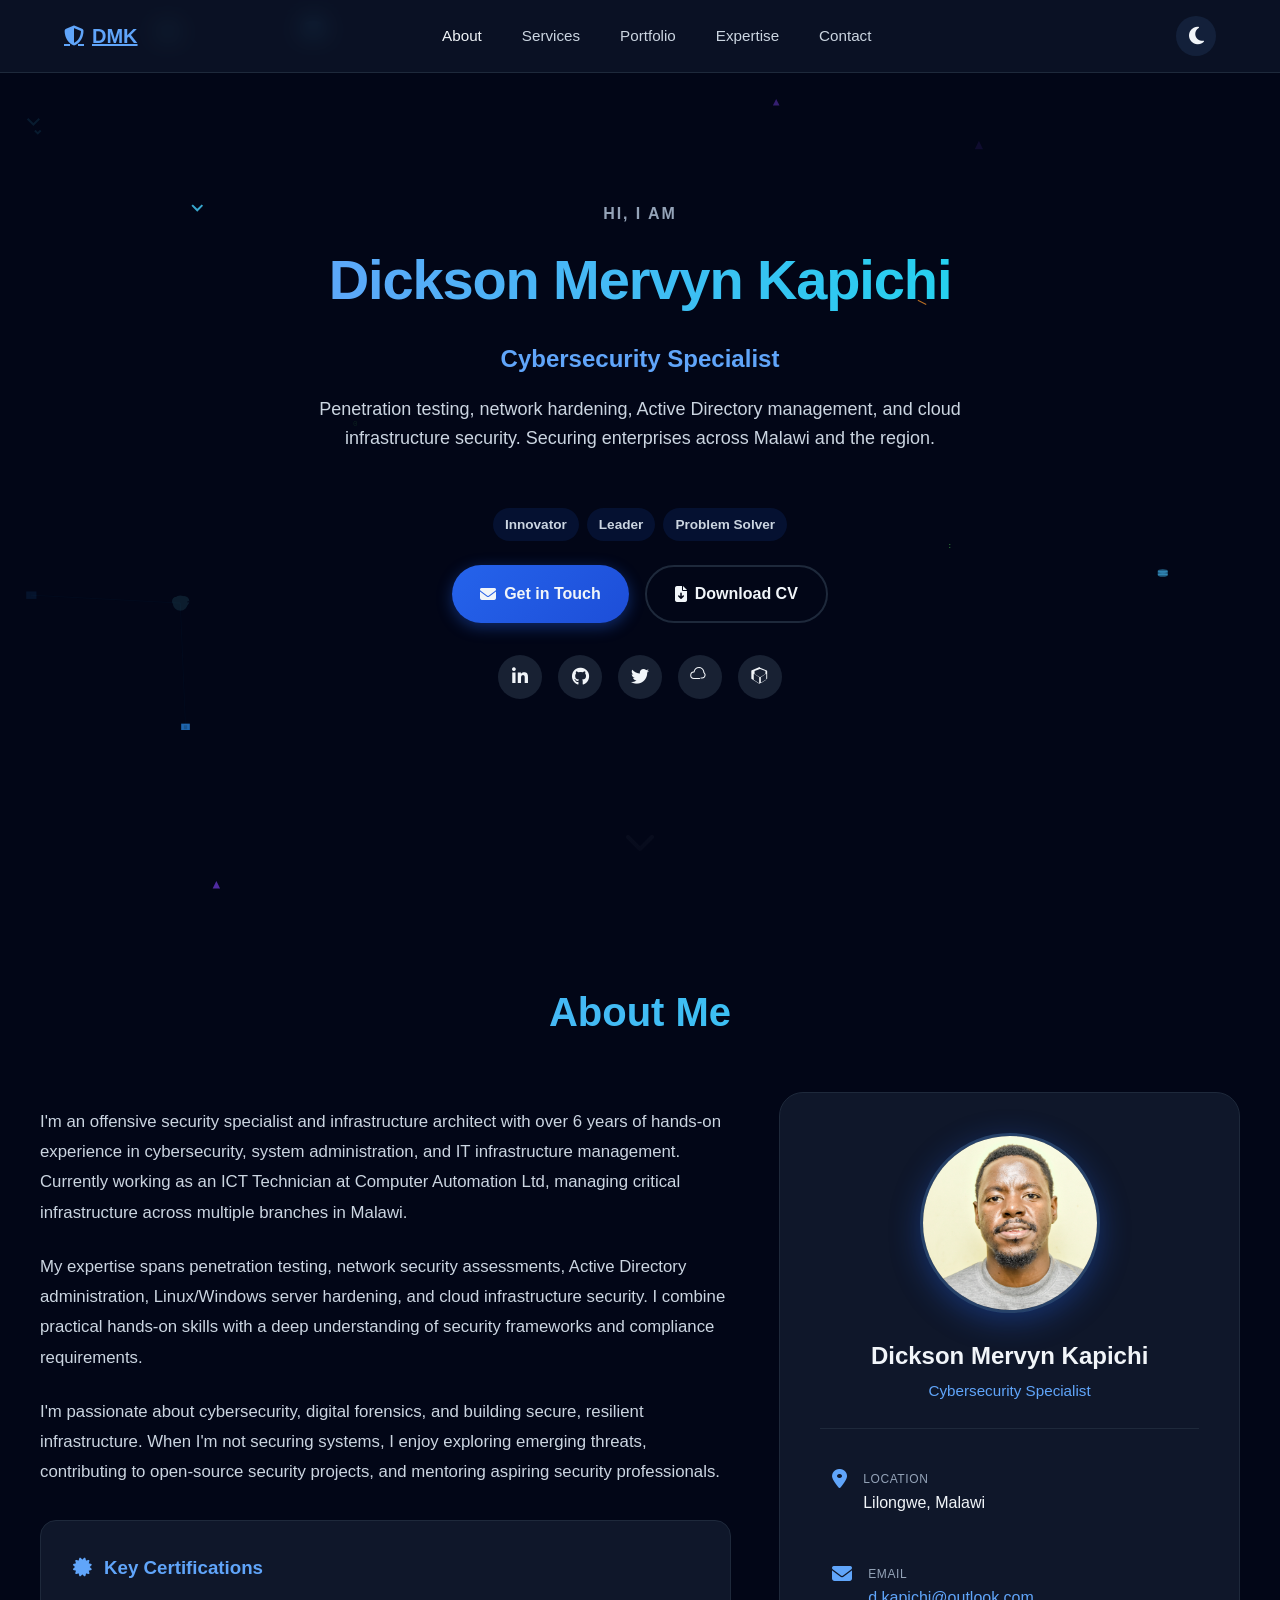
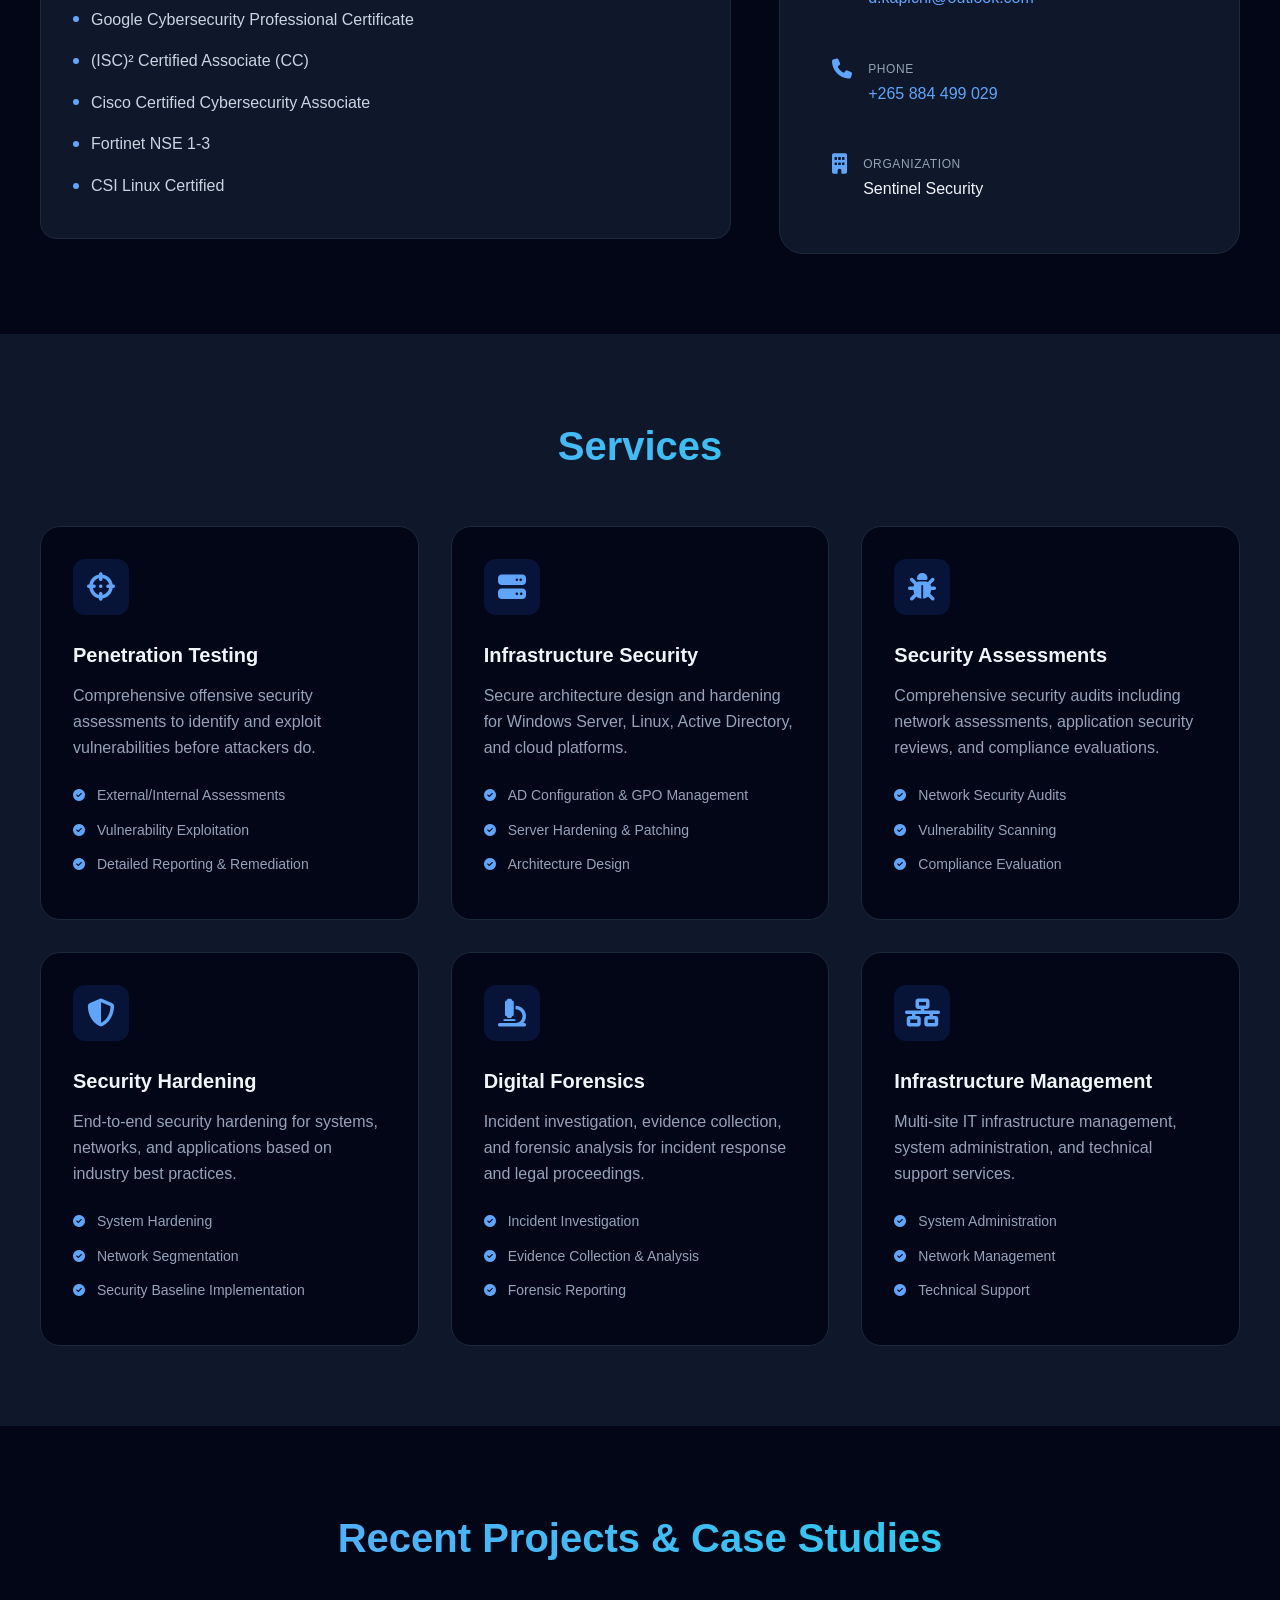
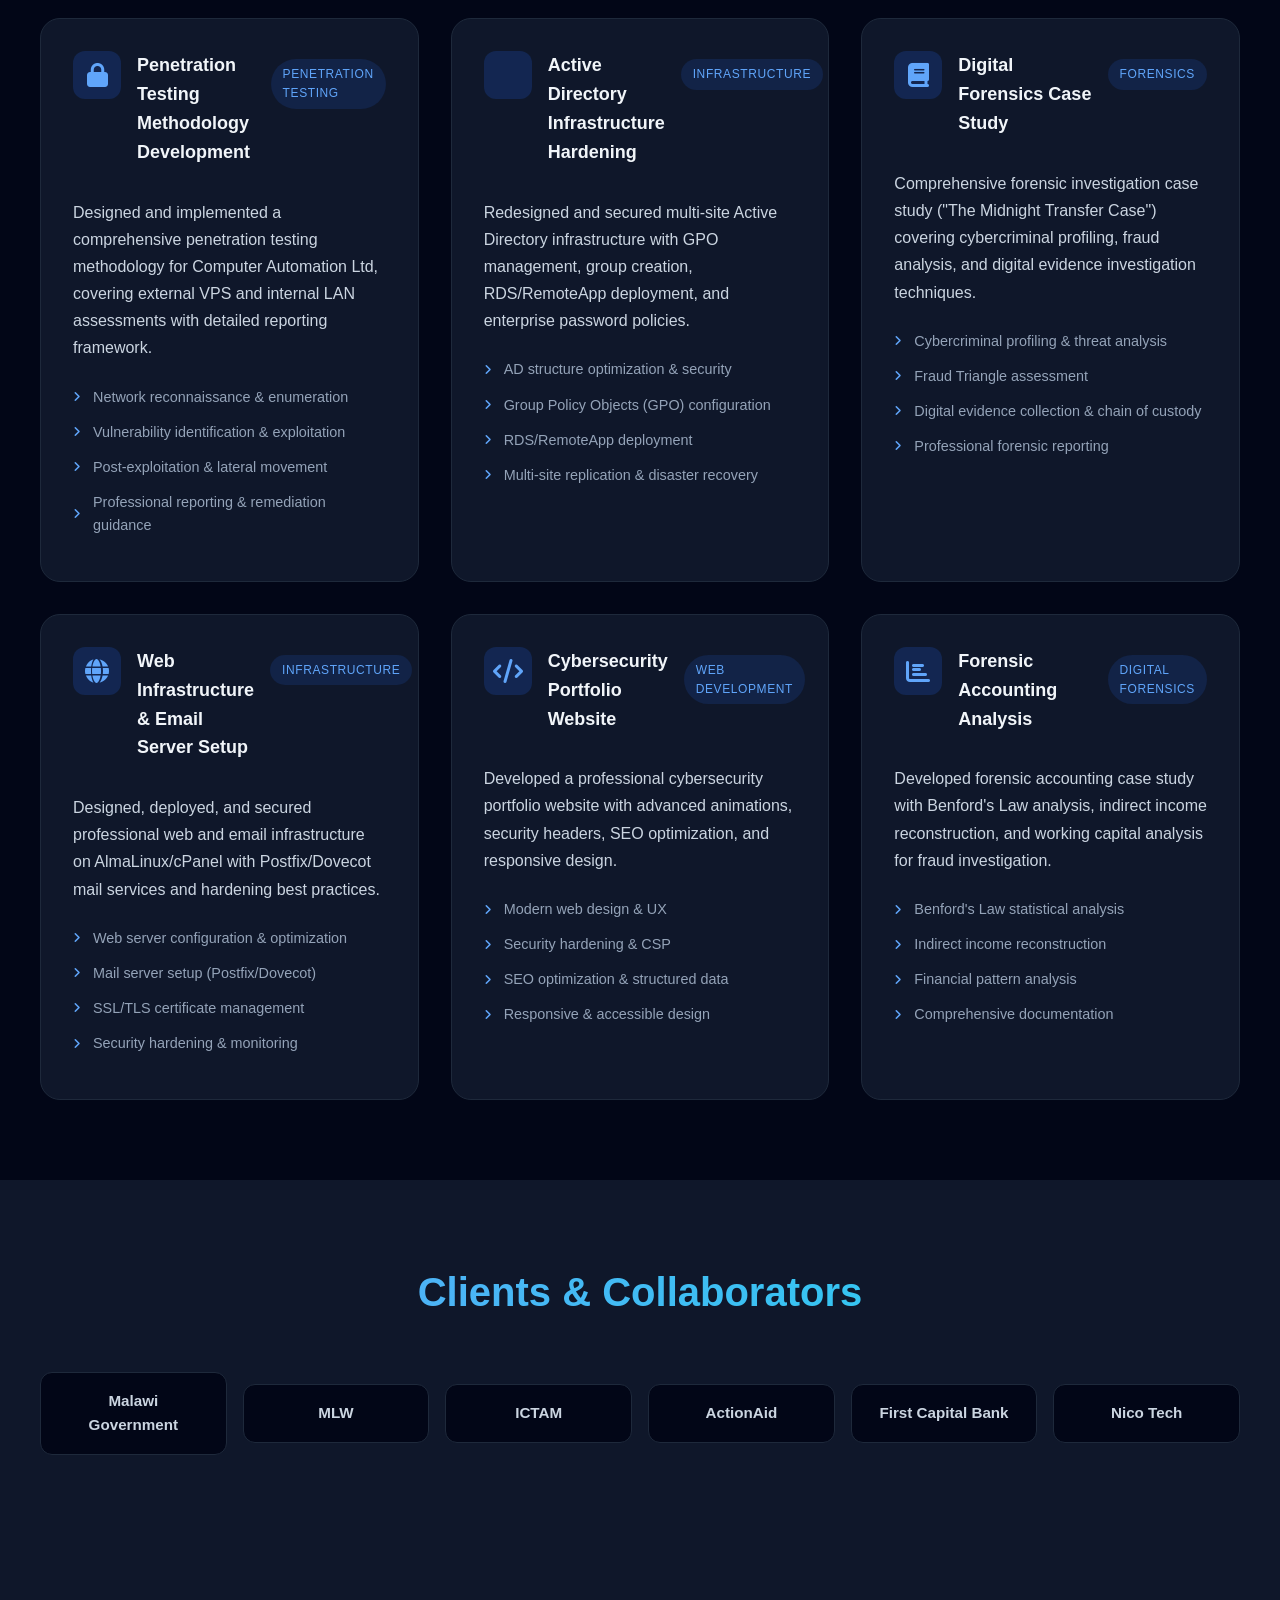
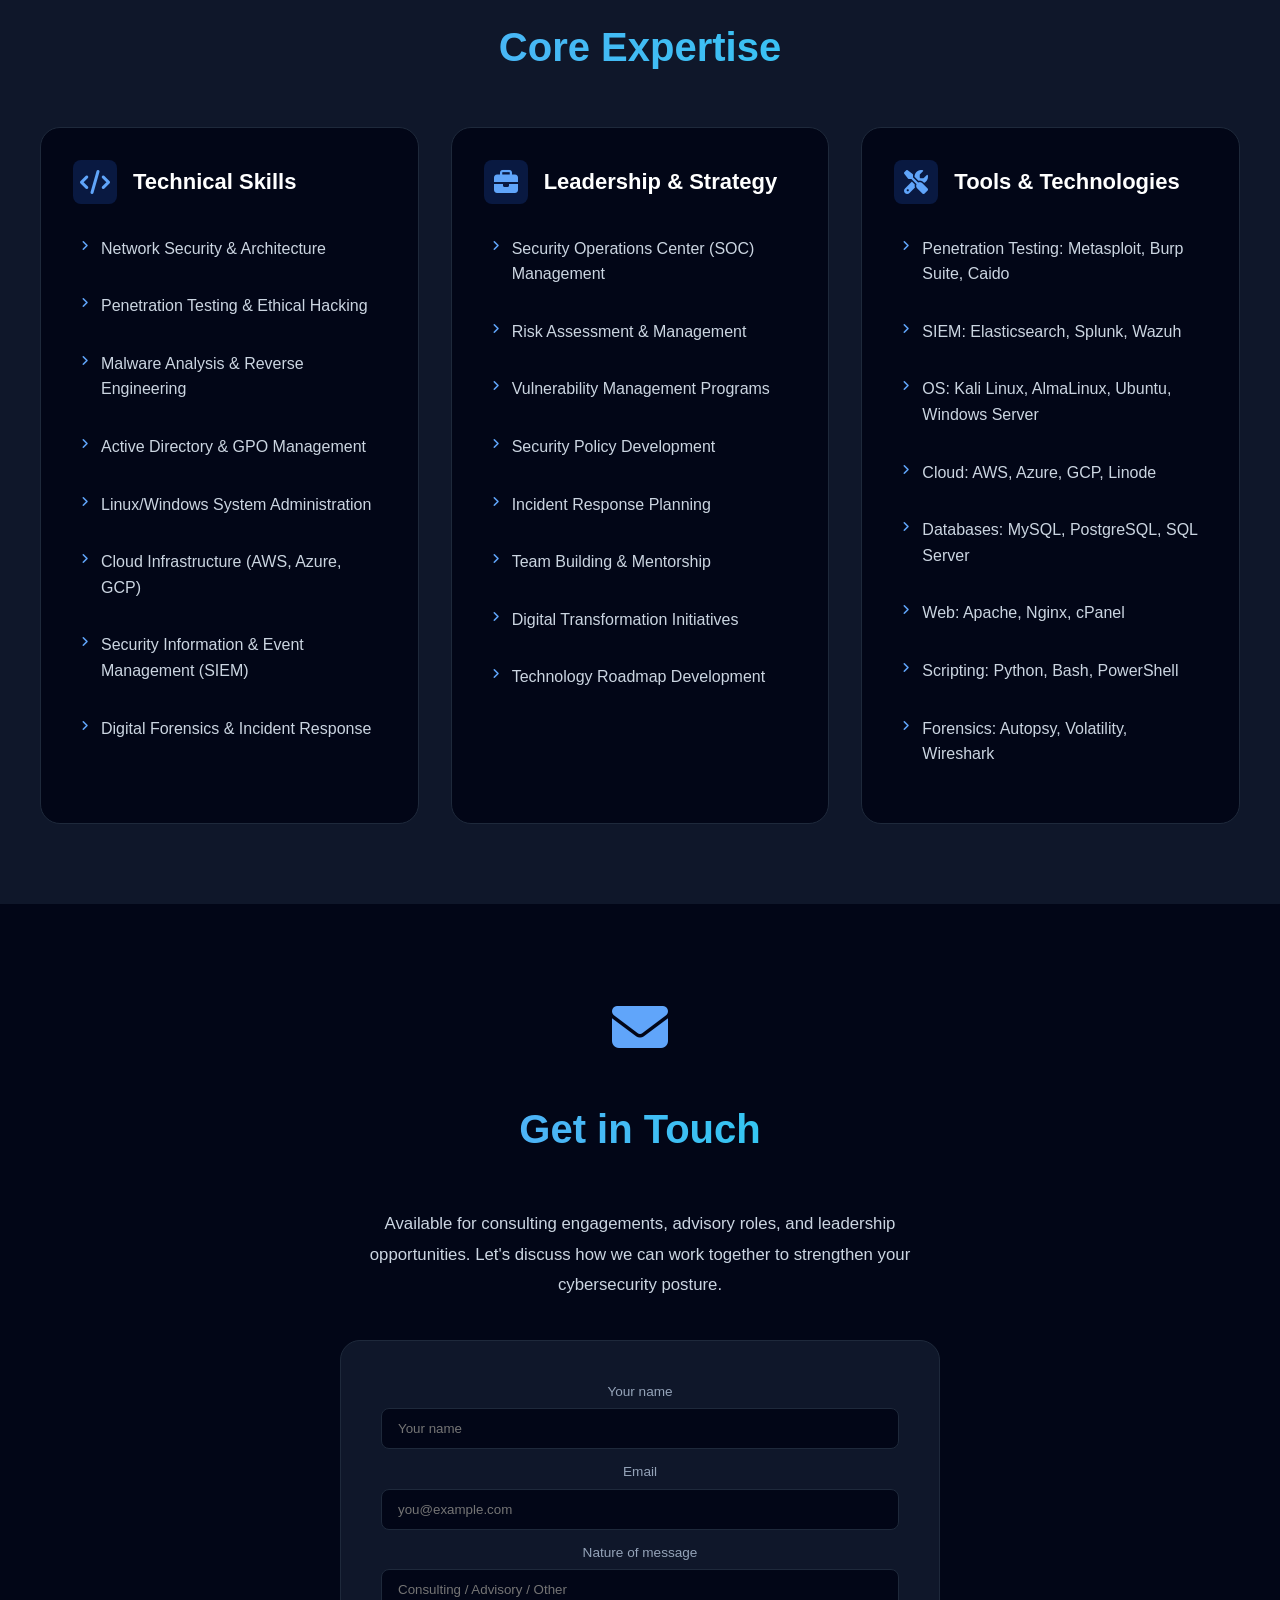
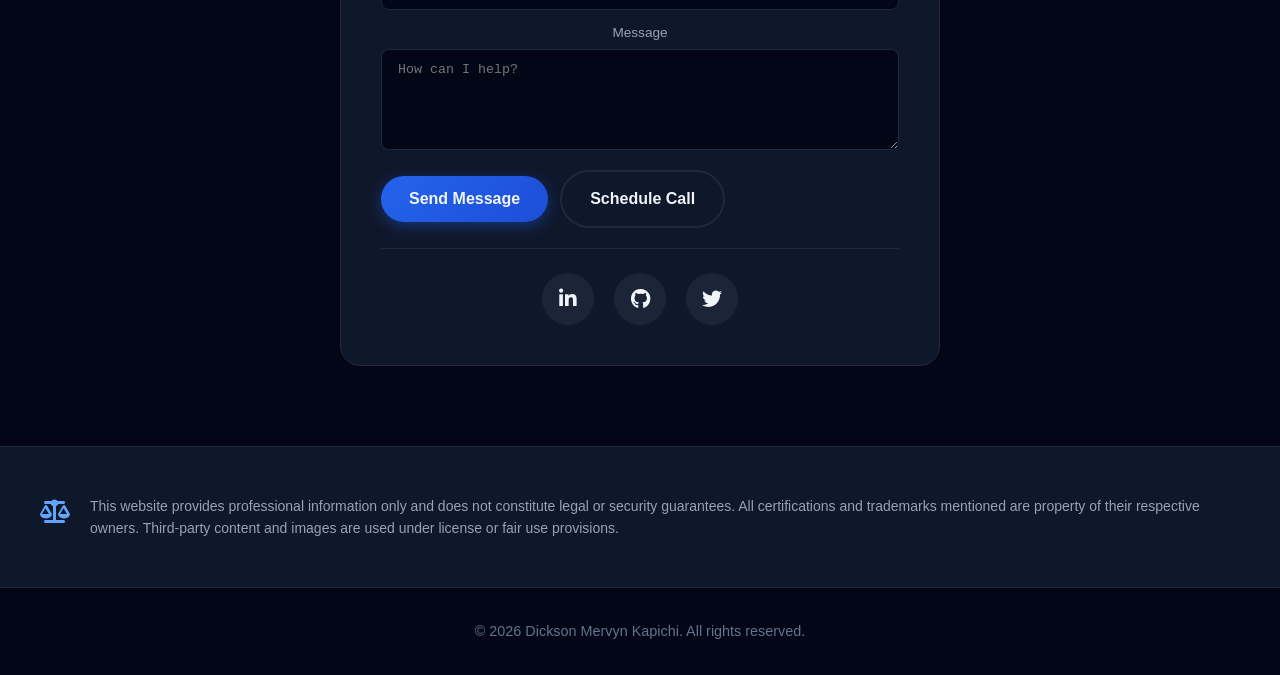
<file: index.html>
<!DOCTYPE html>
<html lang="en">
<head>
    <meta charset="UTF-8">
    <meta name="viewport" content="width=device-width, initial-scale=1.0">
    <meta name="referrer" content="strict-origin-when-cross-origin">

    <!-- Security Headers -->
    <meta http-equiv="X-Content-Type-Options" content="nosniff">
    <meta http-equiv="X-Frame-Options" content="DENY">
    <meta http-equiv="X-XSS-Protection" content="1; mode=block">
    <meta http-equiv="Referrer-Policy" content="strict-origin-when-cross-origin">
    <meta http-equiv="Permissions-Policy" content="geolocation=(), microphone=(), camera=(), magnetometer=(), gyroscope=(), speaker=(), fullscreen=(), payment=()">

    <!-- Content Security Policy -->
    <meta http-equiv="Content-Security-Policy" content="default-src 'self'; script-src 'self' 'unsafe-inline' https://cdnjs.cloudflare.com https://cdn.jsdelivr.net; style-src 'self' 'unsafe-inline' https://cdnjs.cloudflare.com https://fonts.googleapis.com; font-src 'self' https://cdnjs.cloudflare.com https://fonts.gstatic.com; img-src 'self' data: https:; connect-src 'self'; frame-ancestors 'none'; base-uri 'self'; form-action 'self';">

    <!-- SEO Meta Tags -->
    <title>Dickson Mervyn Kapichi - Cybersecurity Expert | Offensive Security & Infrastructure</title>
    <meta name="description" content="Cybersecurity specialist, penetration tester, and infrastructure architect. Expert in offensive security, network hardening, Active Directory, and cloud infrastructure. ICT Technician at Computer Automation Ltd, Malawi.">
    <meta name="keywords" content="cybersecurity, penetration testing, offensive security, network security, Active Directory, infrastructure, cloud security, malware analysis, IT consultant, Malawi">
    <meta name="author" content="Dickson Mervyn Kapichi">
    <meta name="robots" content="index, follow, max-snippet:-1, max-image-preview:large, max-video-preview:-1">
    <meta name="googlebot" content="index, follow">
    <meta name="theme-color" content="#020617">

    <!-- Canonical URL -->
    <link rel="canonical" href="https://dmkapichi.tech/">

    <!-- Favicon -->
    <link rel="icon" type="image/svg+xml" href="favicon.svg">
    <link rel="manifest" href="site.webmanifest">

    <!-- Open Graph / Facebook -->
    <meta property="og:type" content="website">
    <meta property="og:url" content="https://dmkapichi.tech/">
    <meta property="og:title" content="Dickson Mervyn Kapichi - Cybersecurity Expert">
    <meta property="og:description" content="Offensive security specialist & infrastructure architect. Penetration testing, network hardening, cloud security, Active Directory management.">
    <meta property="og:image" content="images/og-image.jpg">
    <meta property="og:image:width" content="1200">
    <meta property="og:image:height" content="630">
    <meta property="og:site_name" content="Dickson Mervyn Kapichi">
    <meta property="og:locale" content="en_US">

    <!-- Twitter -->
    <meta property="twitter:card" content="summary_large_image">
    <meta property="twitter:url" content="https://dmkapichi.tech/">
    <meta property="twitter:title" content="Dickson Mervyn Kapichi - Cybersecurity Expert">
    <meta property="twitter:description" content="Offensive security specialist & infrastructure architect with expertise in penetration testing, network security, and cloud infrastructure.">
    <meta property="twitter:image" content="images/twitter-image.jpg">
    <meta property="twitter:creator" content="@pray4merv">

    <!-- Fonts with integrity -->
    <link rel="preconnect" href="https://fonts.googleapis.com">
    <link rel="preconnect" href="https://fonts.gstatic.com" crossorigin>
    <link href="https://fonts.googleapis.com/css2?family=Inter:wght@300;400;500;600;700&family=JetBrains+Mono:wght@400;500;600&display=swap" rel="stylesheet">

    <!-- Font Awesome with SRI -->
    <link rel="stylesheet" href="https://cdnjs.cloudflare.com/ajax/libs/font-awesome/6.5.1/css/all.min.css" integrity="sha512-DTOQO9RWCH3ppGqcWaEA1BIZOC6xxalwEsw9c2QQeAIftl+Vegovlnee1c9QX4TctnWMn13TZye+giMm8e2LwA==" crossorigin="anonymous" referrerpolicy="no-referrer">

    <!-- Stylesheet -->
    <link rel="stylesheet" href="style.css">

    <!-- JSON-LD Structured Data -->
    <script type="application/ld+json">
    {
        "@context": "https://schema.org",
        "@type": "Person",
        "name": "Dickson Mervyn Kapichi",
        "jobTitle": "Cybersecurity Specialist & Infrastructure Architect",
        "description": "Offensive security specialist with expertise in penetration testing, network security, Active Directory management, and cloud infrastructure security.",
        "url": "https://dmkapichi.tech",
        "email": "d.kapichi@outlook.com",
        "telephone": "+265884499029",
        "sameAs": [
            "https://www.linkedin.com/in/dickson-mervyn-kapichi/",
            "https://github.com/Odyseccus",
            "https://x.com/pray4merv",
            "https://tryhackme.com/p/Odyseccus",
            "https://app.hackthebox.com/users/952852"
        ],
        "address": {
            "@type": "PostalAddress",
            "addressCountry": "Malawi",
            "addressRegion": "Lilongwe"
        },
        "alumniOf": {
            "@type": "EducationalOrganization",
            "name": "University of Malawi, The Polytechnic"
        },
        "knowsAbout": [
            "Cybersecurity",
            "Offensive Security",
            "Penetration Testing",
            "Network Security",
            "Active Directory",
            "Cloud Infrastructure",
            "Malware Analysis",
            "System Administration",
            "Digital Forensics"
        ],
        "hasCredential": [
            {
                "@type": "EducationalOccupationalCredential",
                "name": "Google Cybersecurity Certificate"
            },
            {
                "@type": "EducationalOccupationalCredential",
                "name": "(ISC)² Certified Associate"
            },
            {
                "@type": "EducationalOccupationalCredential",
                "name": "Cisco Certifications"
            },
            {
                "@type": "EducationalOccupationalCredential",
                "name": "Fortinet NSE 1-3"
            },
            {
                "@type": "EducationalOccupationalCredential",
                "name": "CSI Linux Certified"
            }
        ],
        "workLocation": {
            "@type": "Place",
            "name": "Computer Automation Ltd",
            "address": {
                "@type": "PostalAddress",
                "addressCountry": "Malawi"
            }
        }
    }
    </script>
</head>
<body id="top">
    <a class="skip-link" href="#main-content">Skip to main content</a>
    <!-- Loader -->
    <div class="loader-wrapper" id="loader">
        <div class="loader-content">
            <div class="loader-icon">
                <i class="fas fa-shield-alt"></i>
            </div>
            <div class="loader"></div>
            <div class="loader-text">Initializing Security Systems</div>
            <div class="loader-subtext">Establishing secure connection...</div>
            <div class="loader-progress">
                <div class="loader-progress-bar"></div>
            </div>
        </div>
    </div>

    <!-- Navigation -->
    <nav id="navbar" role="navigation" aria-label="Main navigation">
        <div class="nav-container">
            <a class="logo" href="#top" title="Back to top" aria-label="Back to top">
                <i class="fas fa-shield-alt"></i> DMK
            </a>
            <ul class="nav-links" id="navLinks">
                <li><a href="#about">About</a></li>
                <li><a href="#services">Services</a></li>
                <li><a href="#portfolio">Portfolio</a></li>
                <li><a href="#expertise">Expertise</a></li>
                <li><a href="#contact">Contact</a></li>
            </ul>
            <div class="nav-actions">
                <button class="theme-toggle-btn" id="themeToggle" aria-label="Toggle light and dark mode">
                    <i class="fas fa-moon"></i>
                </button>
                <button class="mobile-menu-btn" id="mobileMenuBtn" aria-label="Toggle navigation menu" aria-controls="navLinks" aria-expanded="false">
                    <i class="fas fa-bars"></i>
                </button>
            </div>
        </div>
    </nav>

    <!-- Main Content -->
    <main id="main-content">
    <!-- Hero Section -->
    <section class="hero">
        <div class="hero-bg"></div>
        <div class="hero-gradient"></div>
        <canvas id="particles-canvas" class="particles-canvas"></canvas>
        
        <div class="hero-content">
            <p class="hero-intro">HI, I AM</p>
            <h1 class="hero-name">Dickson Mervyn Kapichi</h1>
            <p class="hero-subtitle">Cybersecurity Specialist — Offensive Security & Infrastructure</p>
            <p class="hero-description">Penetration testing, network hardening, Active Directory management, and cloud infrastructure security. Securing enterprises across Malawi and the region.</p>

            <div class="role-badges" aria-hidden="true">
                <span>Innovator</span>
                <span>Leader</span>
                <span>Problem Solver</span>
            </div>

            <div class="button-group">
                <a href="#contact" class="btn btn-primary">
                    <i class="fas fa-envelope"></i>
                    <span>Get in Touch</span>
                </a>
                <a href="https://drive.google.com/uc?export=download&id=1ePmvV_UJQ3nE74LDnLRRURH2TNjMvl82" target="_blank" rel="noopener noreferrer" class="btn btn-outline">
                    <i class="fas fa-file-download"></i>
                    <span>Download CV</span>
                </a>
            </div>

            <div class="social-links">
                <a href="https://www.linkedin.com/in/dickson-mervyn-kapichi/" target="_blank" rel="noopener noreferrer" class="social-icon" title="LinkedIn">
                    <i class="fab fa-linkedin-in"></i>
                </a>
                <a href="https://github.com/Odyseccus" target="_blank" rel="noopener noreferrer" class="social-icon" title="GitHub">
                    <i class="fab fa-github"></i>
                </a>
                <a href="https://x.com/pray4merv" target="_blank" rel="noopener noreferrer" class="social-icon" title="Twitter">
                    <i class="fab fa-twitter"></i>
                </a>
                <a href="https://tryhackme.com/p/Odyseccus" target="_blank" rel="noopener noreferrer" class="social-icon" title="TryHackMe">
                    <svg viewBox="0 0 24 24" fill="currentColor" style="width: 1.25rem; height: 1.25rem;">
                        <path d="M10.705 0C7.54 0 4.902 2.285 4.349 5.291a4.525 4.525 0 0 0-4.107 4.5 4.525 4.525 0 0 0 4.52 4.52h6.761a.625.625 0 1 0 0-1.25H4.761a3.273 3.273 0 0 1-3.27-3.27 3.273 3.273 0 0 1 3.194-3.27c.05 0 .1.002.15.005a.625.625 0 0 0 .677-.54C5.952 3.232 8.13 1.25 10.705 1.25c2.944 0 5.336 2.392 5.336 5.336v.211c0 .199.093.386.252.506.756.571 1.193 1.44 1.193 2.383a2.835 2.835 0 0 1-2.833 2.833h-1.578a.625.625 0 1 0 0 1.25h1.578c2.255 0 4.083-1.828 4.083-4.083 0-1.223-.528-2.354-1.415-3.088v-.012C17.321 3.098 14.328 0 10.705 0z"/>
                    </svg>
                </a>
                <a href="https://app.hackthebox.com/users/952852" target="_blank" rel="noopener noreferrer" class="social-icon" title="HackTheBox">
                    <svg viewBox="0 0 24 24" fill="currentColor" style="width: 1.25rem; height: 1.25rem;">
                        <path d="M11.996 0a1.119 1.119 0 0 0-.057.001.9.9 0 0 0-.236.05l-.149.053-9.23 3.69A1.036 1.036 0 0 0 1.603 5v8.5a1.04 1.04 0 0 0 .475.876l8.5 5.5a1.03 1.03 0 0 0 1.064.034l8.5-5.5a1.04 1.04 0 0 0 .475-.876V5c0-.393-.223-.753-.574-.907l-9.23-3.69-.149-.053a.9.9 0 0 0-.236-.05A1.12 1.12 0 0 0 11.996 0zm.004 2.253l6.5 2.6v3.398l-6.5 4.115-6.5-4.115V4.853l6.5-2.6zM4.5 8.067l6.5 4.115v7.193l-6.5-4.193V8.067zm15 0v7.115l-6.5 4.193v-7.193l6.5-4.115z"/>
                    </svg>
                </a>
            </div>
        </div>

        <div class="scroll-indicator">
            <i class="fas fa-chevron-down"></i>
        </div>
    </section>

    <!-- About Section -->
    <section id="about" class="section-bg">
        <div class="container">
            <h2 class="fade-in">About Me</h2>
            <div class="about-grid fade-in">
                <div class="about-text">
                    <p>I'm an offensive security specialist and infrastructure architect with over 6 years of hands-on experience in cybersecurity, system administration, and IT infrastructure management. Currently working as an ICT Technician at Computer Automation Ltd, managing critical infrastructure across multiple branches in Malawi.</p>
                    
                    <p>My expertise spans penetration testing, network security assessments, Active Directory administration, Linux/Windows server hardening, and cloud infrastructure security. I combine practical hands-on skills with a deep understanding of security frameworks and compliance requirements.</p>

                    <p>I'm passionate about cybersecurity, digital forensics, and building secure, resilient infrastructure. When I'm not securing systems, I enjoy exploring emerging threats, contributing to open-source security projects, and mentoring aspiring security professionals.</p>

                    <div class="certifications-highlight">
                        <h3><i class="fas fa-certificate"></i> Key Certifications</h3>
                        <ul>
                            <li>Google Cybersecurity Professional Certificate</li>
                            <li>(ISC)² Certified Associate (CC)</li>
                            <li>Cisco Certified Cybersecurity Associate</li>
                            <li>Fortinet NSE 1-3</li>
                            <li>CSI Linux Certified</li>
                        </ul>
                    </div>
                </div>
                
                <div class="about-profile">
                    <div class="profile-card fade-in">
                        <div class="profile-image">
                            <img src="images/DSC_0238.jpg.jpeg" alt="Dickson Mervyn Kapichi - Cybersecurity Specialist" loading="lazy" decoding="async">
                        </div>
                        <h3>Dickson Mervyn Kapichi</h3>
                        <p class="role">Cybersecurity Specialist</p>
                        
                        <div class="info-section">
                            <div class="info-row">
                                <i class="fas fa-map-marker-alt"></i>
                                <div>
                                    <span class="info-label">Location</span>
                                    <span class="info-value">Lilongwe, Malawi</span>
                                </div>
                            </div>
                            <div class="info-row">
                                <i class="fas fa-envelope"></i>
                                <div>
                                    <span class="info-label">Email</span>
                                    <span class="info-value"><a href="mailto:d.kapichi@outlook.com">d.kapichi@outlook.com</a></span>
                                </div>
                            </div>
                            <div class="info-row">
                                <i class="fas fa-phone"></i>
                                <div>
                                    <span class="info-label">Phone</span>
                                    <span class="info-value"><a href="tel:+265884499029">+265 884 499 029</a></span>
                                </div>
                            </div>
                            <div class="info-row">
                                <i class="fas fa-building"></i>
                                <div>
                                    <span class="info-label">Organization</span>
                                    <span class="info-value">Sentinel Security</span>
                                </div>
                            </div>
                        </div>
                    </div>
                </div>
            </div>
        </div>
    </section>

    <!-- Services Section -->
    <section id="services" class="section-bg-alt">
        <div class="container">
            <h2 class="fade-in">Services</h2>
            <div class="services-grid">
                <article class="service-card fade-in">
                    <div class="service-icon">
                        <i class="fas fa-crosshairs"></i>
                    </div>
                    <h3>Penetration Testing</h3>
                    <p>Comprehensive offensive security assessments to identify and exploit vulnerabilities before attackers do.</p>
                    <ul class="service-features">
                        <li><i class="fas fa-check-circle"></i> External/Internal Assessments</li>
                        <li><i class="fas fa-check-circle"></i> Vulnerability Exploitation</li>
                        <li><i class="fas fa-check-circle"></i> Detailed Reporting & Remediation</li>
                    </ul>
                </article>

                <article class="service-card fade-in">
                    <div class="service-icon">
                        <i class="fas fa-server"></i>
                    </div>
                    <h3>Infrastructure Security</h3>
                    <p>Secure architecture design and hardening for Windows Server, Linux, Active Directory, and cloud platforms.</p>
                    <ul class="service-features">
                        <li><i class="fas fa-check-circle"></i> AD Configuration & GPO Management</li>
                        <li><i class="fas fa-check-circle"></i> Server Hardening & Patching</li>
                        <li><i class="fas fa-check-circle"></i> Architecture Design</li>
                    </ul>
                </article>

                <article class="service-card fade-in">
                    <div class="service-icon">
                        <i class="fas fa-bug"></i>
                    </div>
                    <h3>Security Assessments</h3>
                    <p>Comprehensive security audits including network assessments, application security reviews, and compliance evaluations.</p>
                    <ul class="service-features">
                        <li><i class="fas fa-check-circle"></i> Network Security Audits</li>
                        <li><i class="fas fa-check-circle"></i> Vulnerability Scanning</li>
                        <li><i class="fas fa-check-circle"></i> Compliance Evaluation</li>
                    </ul>
                </article>

                <article class="service-card fade-in">
                    <div class="service-icon">
                        <i class="fas fa-shield-alt"></i>
                    </div>
                    <h3>Security Hardening</h3>
                    <p>End-to-end security hardening for systems, networks, and applications based on industry best practices.</p>
                    <ul class="service-features">
                        <li><i class="fas fa-check-circle"></i> System Hardening</li>
                        <li><i class="fas fa-check-circle"></i> Network Segmentation</li>
                        <li><i class="fas fa-check-circle"></i> Security Baseline Implementation</li>
                    </ul>
                </article>

                <article class="service-card fade-in">
                    <div class="service-icon">
                        <i class="fas fa-microscope"></i>
                    </div>
                    <h3>Digital Forensics</h3>
                    <p>Incident investigation, evidence collection, and forensic analysis for incident response and legal proceedings.</p>
                    <ul class="service-features">
                        <li><i class="fas fa-check-circle"></i> Incident Investigation</li>
                        <li><i class="fas fa-check-circle"></i> Evidence Collection & Analysis</li>
                        <li><i class="fas fa-check-circle"></i> Forensic Reporting</li>
                    </ul>
                </article>

                <article class="service-card fade-in">
                    <div class="service-icon">
                        <i class="fas fa-network-wired"></i>
                    </div>
                    <h3>Infrastructure Management</h3>
                    <p>Multi-site IT infrastructure management, system administration, and technical support services.</p>
                    <ul class="service-features">
                        <li><i class="fas fa-check-circle"></i> System Administration</li>
                        <li><i class="fas fa-check-circle"></i> Network Management</li>
                        <li><i class="fas fa-check-circle"></i> Technical Support</li>
                    </ul>
                </article>
            </div>
        </div>
    </section>

    <!-- Portfolio Section -->
    <section id="portfolio" class="section-bg">
        <div class="container">
            <h2 class="fade-in">Recent Projects & Case Studies</h2>
            <div class="portfolio-grid">
                <article class="portfolio-card fade-in">
                    <div class="portfolio-header">
                        <div class="portfolio-icon">
                            <i class="fas fa-lock"></i>
                        </div>
                        <h3>Penetration Testing Methodology Development</h3>
                        <span class="portfolio-tag">Penetration Testing</span>
                    </div>
                    <p>Designed and implemented a comprehensive penetration testing methodology for Computer Automation Ltd, covering external VPS and internal LAN assessments with detailed reporting framework.</p>
                    <ul class="portfolio-details">
                        <li><i class="fas fa-angle-right"></i> Network reconnaissance & enumeration</li>
                        <li><i class="fas fa-angle-right"></i> Vulnerability identification & exploitation</li>
                        <li><i class="fas fa-angle-right"></i> Post-exploitation & lateral movement</li>
                        <li><i class="fas fa-angle-right"></i> Professional reporting & remediation guidance</li>
                    </ul>
                </article>

                <article class="portfolio-card fade-in">
                    <div class="portfolio-header">
                        <div class="portfolio-icon">
                            <i class="fas fa-directory"></i>
                        </div>
                        <h3>Active Directory Infrastructure Hardening</h3>
                        <span class="portfolio-tag">Infrastructure</span>
                    </div>
                    <p>Redesigned and secured multi-site Active Directory infrastructure with GPO management, group creation, RDS/RemoteApp deployment, and enterprise password policies.</p>
                    <ul class="portfolio-details">
                        <li><i class="fas fa-angle-right"></i> AD structure optimization & security</li>
                        <li><i class="fas fa-angle-right"></i> Group Policy Objects (GPO) configuration</li>
                        <li><i class="fas fa-angle-right"></i> RDS/RemoteApp deployment</li>
                        <li><i class="fas fa-angle-right"></i> Multi-site replication & disaster recovery</li>
                    </ul>
                </article>

                <article class="portfolio-card fade-in">
                    <div class="portfolio-header">
                        <div class="portfolio-icon">
                            <i class="fas fa-book"></i>
                        </div>
                        <h3>Digital Forensics Case Study</h3>
                        <span class="portfolio-tag">Forensics</span>
                    </div>
                    <p>Comprehensive forensic investigation case study ("The Midnight Transfer Case") covering cybercriminal profiling, fraud analysis, and digital evidence investigation techniques.</p>
                    <ul class="portfolio-details">
                        <li><i class="fas fa-angle-right"></i> Cybercriminal profiling & threat analysis</li>
                        <li><i class="fas fa-angle-right"></i> Fraud Triangle assessment</li>
                        <li><i class="fas fa-angle-right"></i> Digital evidence collection & chain of custody</li>
                        <li><i class="fas fa-angle-right"></i> Professional forensic reporting</li>
                    </ul>
                </article>

                <article class="portfolio-card fade-in">
                    <div class="portfolio-header">
                        <div class="portfolio-icon">
                            <i class="fas fa-globe"></i>
                        </div>
                        <h3>Web Infrastructure & Email Server Setup</h3>
                        <span class="portfolio-tag">Infrastructure</span>
                    </div>
                    <p>Designed, deployed, and secured professional web and email infrastructure on AlmaLinux/cPanel with Postfix/Dovecot mail services and hardening best practices.</p>
                    <ul class="portfolio-details">
                        <li><i class="fas fa-angle-right"></i> Web server configuration & optimization</li>
                        <li><i class="fas fa-angle-right"></i> Mail server setup (Postfix/Dovecot)</li>
                        <li><i class="fas fa-angle-right"></i> SSL/TLS certificate management</li>
                        <li><i class="fas fa-angle-right"></i> Security hardening & monitoring</li>
                    </ul>
                </article>

                <article class="portfolio-card fade-in">
                    <div class="portfolio-header">
                        <div class="portfolio-icon">
                            <i class="fas fa-code"></i>
                        </div>
                        <h3>Cybersecurity Portfolio Website</h3>
                        <span class="portfolio-tag">Web Development</span>
                    </div>
                    <p>Developed a professional cybersecurity portfolio website with advanced animations, security headers, SEO optimization, and responsive design.</p>
                    <ul class="portfolio-details">
                        <li><i class="fas fa-angle-right"></i> Modern web design & UX</li>
                        <li><i class="fas fa-angle-right"></i> Security hardening & CSP</li>
                        <li><i class="fas fa-angle-right"></i> SEO optimization & structured data</li>
                        <li><i class="fas fa-angle-right"></i> Responsive & accessible design</li>
                    </ul>
                </article>

                <article class="portfolio-card fade-in">
                    <div class="portfolio-header">
                        <div class="portfolio-icon">
                            <i class="fas fa-chart-bar"></i>
                        </div>
                        <h3>Forensic Accounting Analysis</h3>
                        <span class="portfolio-tag">Digital Forensics</span>
                    </div>
                    <p>Developed forensic accounting case study with Benford's Law analysis, indirect income reconstruction, and working capital analysis for fraud investigation.</p>
                    <ul class="portfolio-details">
                        <li><i class="fas fa-angle-right"></i> Benford's Law statistical analysis</li>
                        <li><i class="fas fa-angle-right"></i> Indirect income reconstruction</li>
                        <li><i class="fas fa-angle-right"></i> Financial pattern analysis</li>
                        <li><i class="fas fa-angle-right"></i> Comprehensive documentation</li>
                    </ul>
                </article>
            </div>
        </div>
    </section>

    <!-- Expertise Section -->
    <!-- Clients & Collaborators -->
    <section id="clients" class="section-bg-alt">
        <div class="container">
            <h2 class="fade-in">Clients & Collaborators</h2>
            <div class="clients-grid fade-in">
                <div class="client-logo">Malawi<br>Government</div>
                <div class="client-logo">MLW</div>
                <div class="client-logo">ICTAM</div>
                <div class="client-logo">ActionAid</div>
                <div class="client-logo">First Capital Bank</div>
                <div class="client-logo">Nico Tech</div>
            </div>
        </div>
    </section>
    <section id="expertise" class="section-bg-alt">
        <div class="container">
            <h2 class="fade-in">Core Expertise</h2>
            <div class="expertise-grid fade-in">
                <div class="expertise-card">
                    <div class="expertise-header">
                        <div class="expertise-icon">
                            <i class="fas fa-code"></i>
                        </div>
                        <h3>Technical Skills</h3>
                    </div>
                    <ul class="expertise-list">
                        <li><i class="fas fa-angle-right"></i> Network Security & Architecture</li>
                        <li><i class="fas fa-angle-right"></i> Penetration Testing & Ethical Hacking</li>
                        <li><i class="fas fa-angle-right"></i> Malware Analysis & Reverse Engineering</li>
                        <li><i class="fas fa-angle-right"></i> Active Directory & GPO Management</li>
                        <li><i class="fas fa-angle-right"></i> Linux/Windows System Administration</li>
                        <li><i class="fas fa-angle-right"></i> Cloud Infrastructure (AWS, Azure, GCP)</li>
                        <li><i class="fas fa-angle-right"></i> Security Information & Event Management (SIEM)</li>
                        <li><i class="fas fa-angle-right"></i> Digital Forensics & Incident Response</li>
                    </ul>
                </div>
                <div class="expertise-card">
                    <div class="expertise-header">
                        <div class="expertise-icon">
                            <i class="fas fa-briefcase"></i>
                        </div>
                        <h3>Leadership & Strategy</h3>
                    </div>
                    <ul class="expertise-list">
                        <li><i class="fas fa-angle-right"></i> Security Operations Center (SOC) Management</li>
                        <li><i class="fas fa-angle-right"></i> Risk Assessment & Management</li>
                        <li><i class="fas fa-angle-right"></i> Vulnerability Management Programs</li>
                        <li><i class="fas fa-angle-right"></i> Security Policy Development</li>
                        <li><i class="fas fa-angle-right"></i> Incident Response Planning</li>
                        <li><i class="fas fa-angle-right"></i> Team Building & Mentorship</li>
                        <li><i class="fas fa-angle-right"></i> Digital Transformation Initiatives</li>
                        <li><i class="fas fa-angle-right"></i> Technology Roadmap Development</li>
                    </ul>
                </div>
                <div class="expertise-card">
                    <div class="expertise-header">
                        <div class="expertise-icon">
                            <i class="fas fa-tools"></i>
                        </div>
                        <h3>Tools & Technologies</h3>
                    </div>
                    <ul class="expertise-list">
                        <li><i class="fas fa-angle-right"></i> Penetration Testing: Metasploit, Burp Suite, Caido</li>
                        <li><i class="fas fa-angle-right"></i> SIEM: Elasticsearch, Splunk, Wazuh</li>
                        <li><i class="fas fa-angle-right"></i> OS: Kali Linux, AlmaLinux, Ubuntu, Windows Server</li>
                        <li><i class="fas fa-angle-right"></i> Cloud: AWS, Azure, GCP, Linode</li>
                        <li><i class="fas fa-angle-right"></i> Databases: MySQL, PostgreSQL, SQL Server</li>
                        <li><i class="fas fa-angle-right"></i> Web: Apache, Nginx, cPanel</li>
                        <li><i class="fas fa-angle-right"></i> Scripting: Python, Bash, PowerShell</li>
                        <li><i class="fas fa-angle-right"></i> Forensics: Autopsy, Volatility, Wireshark</li>
                    </ul>
                </div>
            </div>
        </div>
    </section>

    <!-- Contact Section -->
    <section id="contact" class="section-bg">
        <div class="container">
            <div class="contact-content fade-in">
                <div class="contact-icon">
                    <i class="fas fa-envelope"></i>
                </div>
                <h2>Get in Touch</h2>
                <p class="contact-text">Available for consulting engagements, advisory roles, and leadership opportunities. Let's discuss how we can work together to strengthen your cybersecurity posture.</p>
                
                <article class="contact-card">
                    <form id="contactForm" class="contact-form" novalidate>
                        <div class="form-row">
                            <label for="cf-name">Your name</label>
                            <input id="cf-name" name="name" type="text" required placeholder="Your name">
                        </div>
                        <div class="form-row">
                            <label for="cf-email">Email</label>
                            <input id="cf-email" name="email" type="email" required placeholder="you@example.com">
                        </div>
                        <div class="form-row">
                            <label for="cf-subject">Nature of message</label>
                            <input id="cf-subject" name="subject" type="text" required placeholder="Consulting / Advisory / Other">
                        </div>
                        <div class="form-row">
                            <label for="cf-message">Message</label>
                            <textarea id="cf-message" name="message" rows="5" required placeholder="How can I help?"></textarea>
                        </div>
                        <div class="form-actions">
                            <button type="submit" class="btn btn-primary">Send Message</button>
                            <a class="btn btn-outline" href="https://calendar.google.com/" target="_blank" rel="noopener noreferrer">Schedule Call</a>
                        </div>
                        <p id="cf-status" class="form-status" aria-live="polite"></p>
                    </form>
                    <div class="social-links-large">
                        <a href="https://www.linkedin.com/in/dickson-mervyn-kapichi/" target="_blank" rel="noopener noreferrer" class="social-icon-large" title="LinkedIn">
                            <i class="fab fa-linkedin-in"></i>
                        </a>
                        <a href="https://github.com/Odyseccus" class="social-icon-large" target="_blank" rel="noopener noreferrer" title="GitHub">
                            <i class="fab fa-github"></i>
                        </a>
                        <a href="https://x.com/pray4merv" target="_blank" rel="noopener noreferrer" class="social-icon-large" title="Twitter">
                            <i class="fab fa-twitter"></i>
                        </a>
                    </div>
                </article>
            </div>
        </div>
    </section>

    </main>

    <!-- Legal Footer -->
    <aside class="legal">
        <div class="legal-content">
            <i class="fas fa-balance-scale"></i>
            <p>This website provides professional information only and does not constitute legal or security guarantees. All certifications and trademarks mentioned are property of their respective owners. Third-party content and images are used under license or fair use provisions.</p>
        </div>
    </aside>

    <!-- Footer -->
    <footer>
        <p>© <span id="year"></span> Dickson Mervyn Kapichi. All rights reserved.</p>
    </footer>

    <!-- Scroll to Top Button -->
    <button class="scroll-top" id="scrollTop" aria-label="Scroll back to top">
        <i class="fas fa-arrow-up" aria-hidden="true"></i>
    </button>

    <script src="script.js"></script>
</body>
</html>
</file>
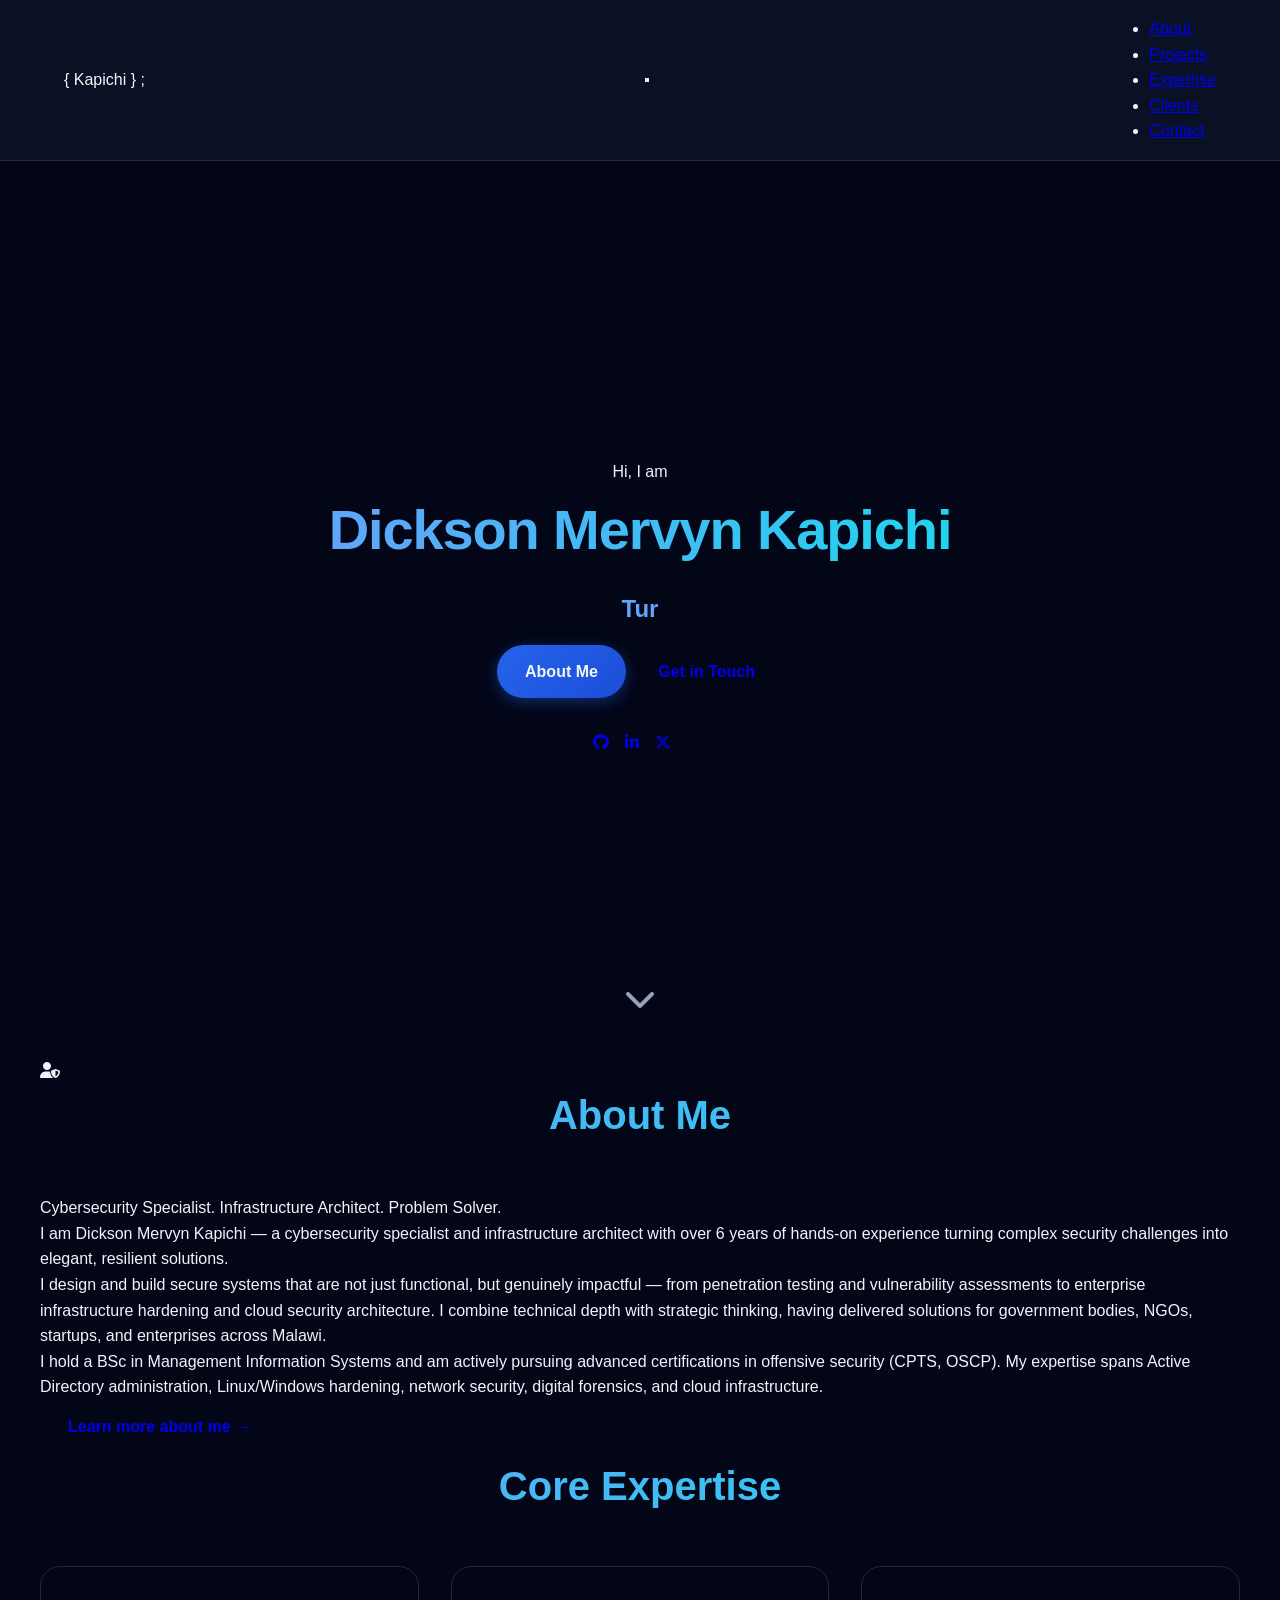
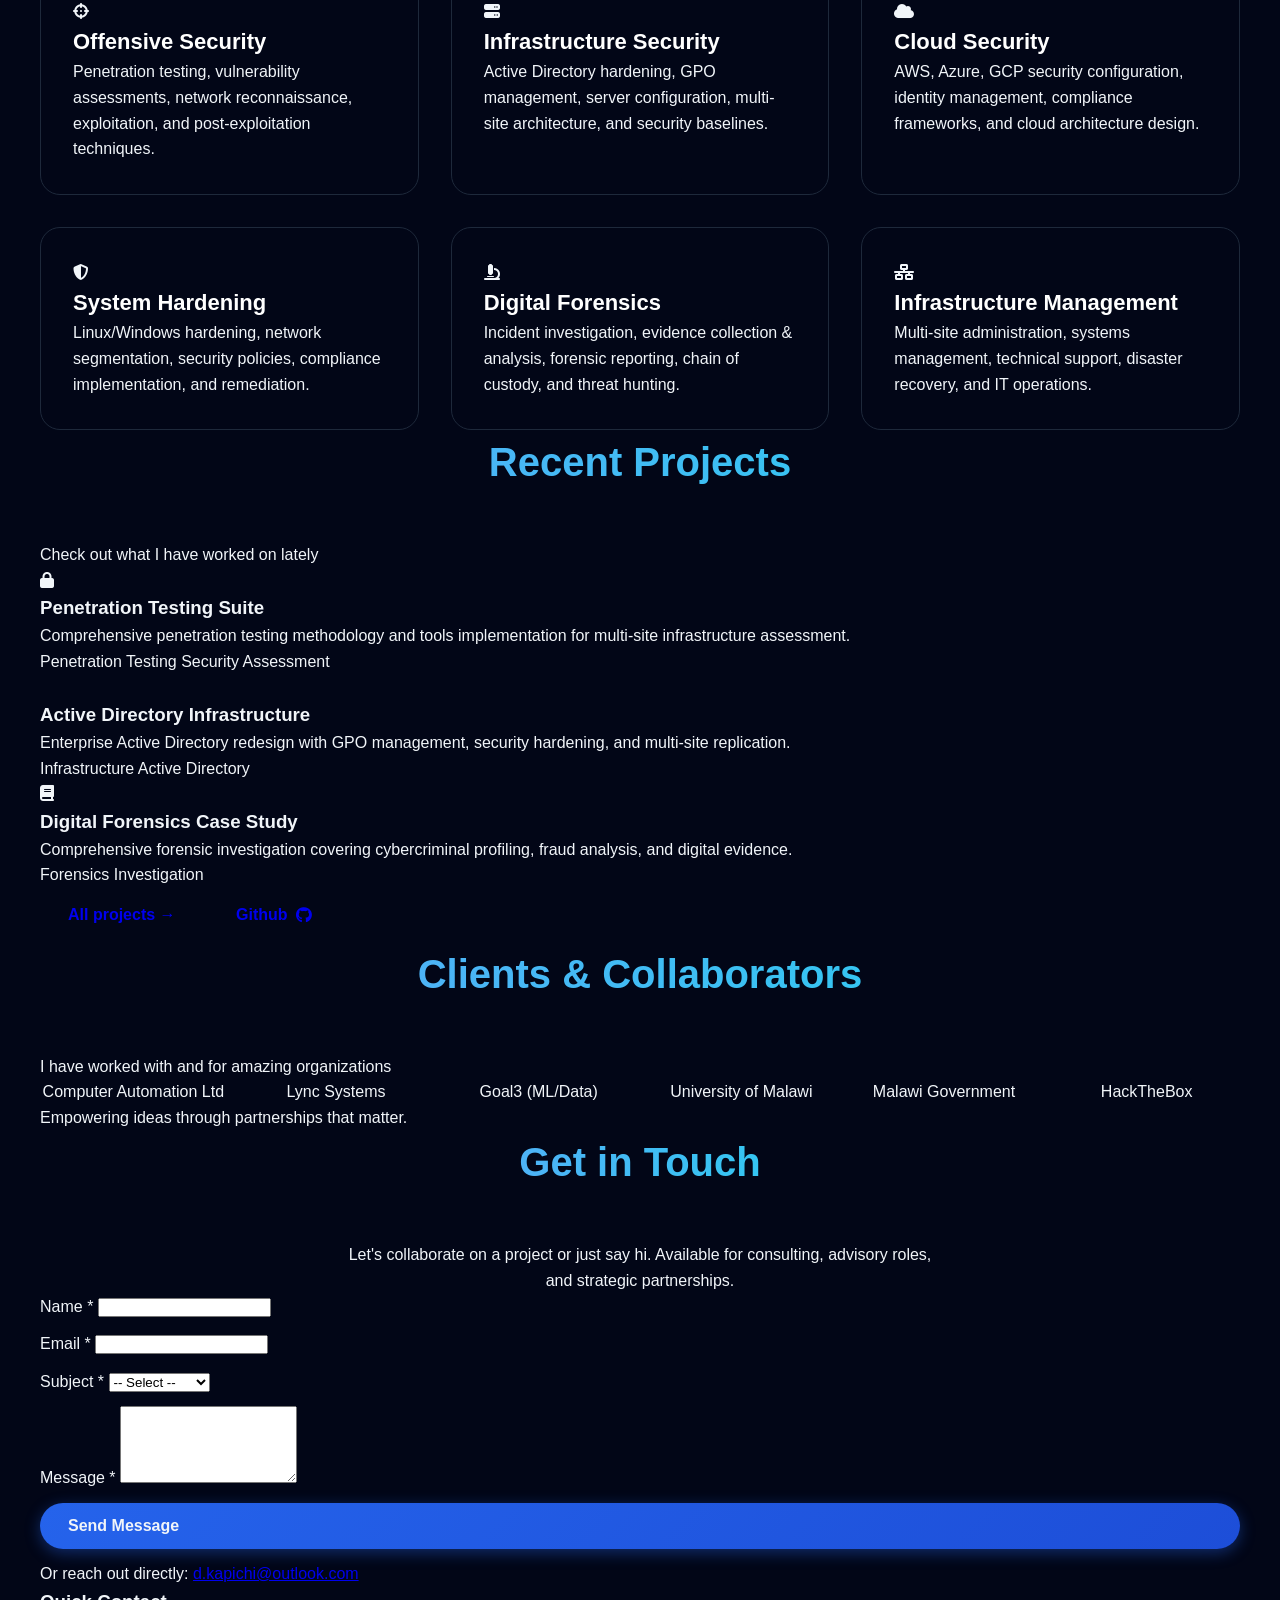
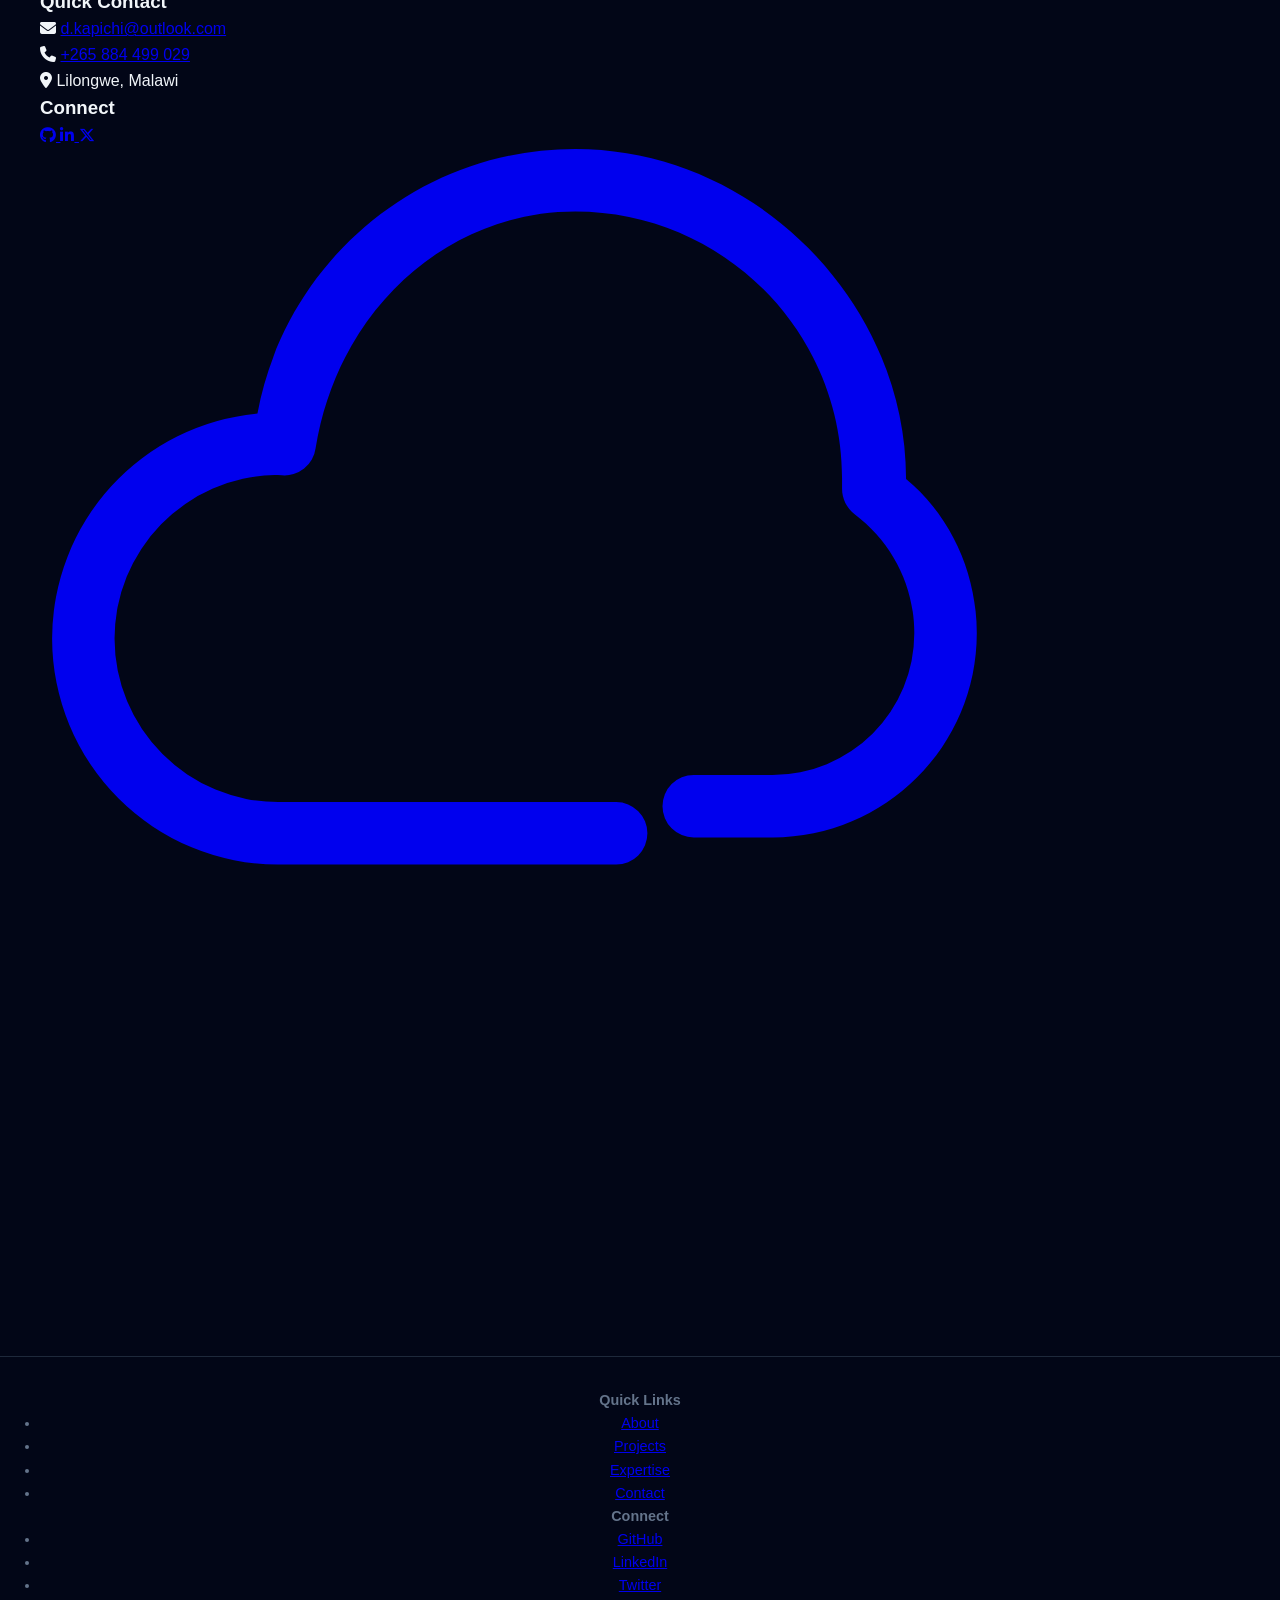
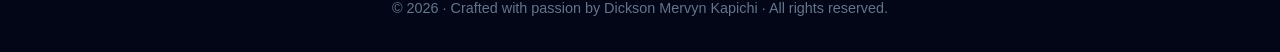
<file: index-premium.html>
<!DOCTYPE html>
<html lang="en">
<head>
    <meta charset="UTF-8">
    <meta name="viewport" content="width=device-width, initial-scale=1.0">
    <meta name="referrer" content="strict-origin-when-cross-origin">

    <!-- Security Headers -->
    <meta http-equiv="X-UA-Compatible" content="IE=edge">
    <meta http-equiv="X-Content-Type-Options" content="nosniff">
    <meta http-equiv="X-Frame-Options" content="DENY">
    <meta http-equiv="X-XSS-Protection" content="1; mode=block">
    <meta http-equiv="Referrer-Policy" content="strict-origin-when-cross-origin">

    <!-- CSP Header -->
    <meta http-equiv="Content-Security-Policy" content="default-src 'self'; script-src 'self' 'unsafe-inline' https://cdnjs.cloudflare.com https://cdn.jsdelivr.net; style-src 'self' 'unsafe-inline' https://cdnjs.cloudflare.com https://fonts.googleapis.com; font-src 'self' https://cdnjs.cloudflare.com https://fonts.gstatic.com; img-src 'self' data: https:; video-src 'self' https:; connect-src 'self'; frame-ancestors 'none'; base-uri 'self'; form-action 'self';">

    <!-- SEO -->
    <title>Dickson Mervyn Kapichi - Cybersecurity Specialist & Offensive Security Expert</title>
    <meta name="description" content="Cybersecurity specialist, penetration tester, and infrastructure architect. Expert in offensive security, Active Directory, and cloud infrastructure. Available for consulting and strategic advisory roles.">
    <meta name="keywords" content="cybersecurity, penetration testing, offensive security, infrastructure security, Active Directory, cloud security, malware analysis, incident response">
    <meta name="author" content="Dickson Mervyn Kapichi">
    <meta name="robots" content="index, follow, max-snippet:-1, max-image-preview:large">
    <meta name="theme-color" content="#000000">

    <!-- Canonical -->
    <link rel="canonical" href="https://dmkapichi.tech/">

    <!-- Favicon -->
    <link rel="icon" type="image/svg+xml" href="favicon.svg">

    <!-- Open Graph -->
    <meta property="og:type" content="website">
    <meta property="og:url" content="https://dmkapichi.tech/">
    <meta property="og:title" content="Dickson Mervyn Kapichi - Cybersecurity Specialist">
    <meta property="og:description" content="Offensive security specialist & infrastructure architect specializing in penetration testing, network hardening, and cloud infrastructure security.">
    <meta property="og:image" content="images/og-image.jpg">

    <!-- Twitter -->
    <meta property="twitter:card" content="summary_large_image">
    <meta property="twitter:url" content="https://dmkapichi.tech/">
    <meta property="twitter:title" content="Dickson Mervyn Kapichi - Cybersecurity Specialist">
    <meta property="twitter:description" content="Offensive security specialist & infrastructure architect.">
    <meta property="twitter:creator" content="@pray4merv">

    <!-- Fonts -->
    <link rel="preconnect" href="https://fonts.googleapis.com">
    <link rel="preconnect" href="https://fonts.gstatic.com" crossorigin>
    <link href="https://fonts.googleapis.com/css2?family=Plus+Jakarta+Sans:wght@400;500;600;700;800&family=JetBrains+Mono:wght@400;500;600&display=swap" rel="stylesheet">

    <!-- Font Awesome -->
    <link rel="stylesheet" href="https://cdnjs.cloudflare.com/ajax/libs/font-awesome/6.5.1/css/all.min.css" integrity="sha512-DTOQO9RWCH3ppGqcWaEA1BIZOC6xxalwEsw9c2QQeAIftl+Vegovlnee1c9QX4TctnWMn13TZye+giMm8e2LwA==" crossorigin="anonymous" referrerpolicy="no-referrer">

    <link rel="stylesheet" href="style.css">

    <!-- JSON-LD -->
    <script type="application/ld+json">
    {
        "@context": "https://schema.org",
        "@type": "Person",
        "name": "Dickson Mervyn Kapichi",
        "jobTitle": "Cybersecurity Specialist & Infrastructure Architect",
        "url": "https://dmkapichi.tech",
        "email": "d.kapichi@outlook.com",
        "telephone": "+265884499029",
        "sameAs": [
            "https://www.linkedin.com/in/dickson-mervyn-kapichi/",
            "https://github.com/Odyseccus",
            "https://x.com/pray4merv"
        ],
        "address": {
            "@type": "PostalAddress",
            "addressCountry": "Malawi",
            "addressRegion": "Lilongwe"
        }
    }
    </script>
</head>
<body>
    <!-- Video Background -->
    <div class="video-background">
        <video autoplay muted loop playsinline preload="auto">
            <source src="https://videos.pexels.com/video-files/3130279/3130279-hd_1920_1080_25fps.mp4" type="video/mp4">
        </video>
        <div class="video-overlay"></div>
    </div>

    <!-- Navigation -->
    <nav class="navbar">
        <div class="nav-container">
            <div class="nav-logo">
                <span class="logo-bracket">{</span>
                <span class="logo-text">Kapichi</span>
                <span class="logo-bracket">}</span>
                <span class="logo-semicolon">;</span>
            </div>
            <button class="mobile-menu-toggle" id="mobileMenuBtn" aria-label="Toggle menu">
                <span></span>
                <span></span>
                <span></span>
            </button>
            <ul class="nav-menu" id="navMenu">
                <li><a href="#about">About</a></li>
                <li><a href="#projects">Projects</a></li>
                <li><a href="#expertise">Expertise</a></li>
                <li><a href="#clients">Clients</a></li>
                <li><a href="#contact">Contact</a></li>
            </ul>
        </div>
    </nav>

    <!-- Hero Section -->
    <header class="hero">
        <div class="hero-content">
            <p class="hero-greeting">Hi, I am</p>
            <h1 class="hero-title">Dickson Mervyn Kapichi</h1>
            <p class="hero-subtitle">
                Turning complex security challenges into elegant, resilient solutions — across networks, infrastructure, and cloud.
            </p>
            <div class="hero-actions">
                <a href="#about" class="btn btn-primary">About Me</a>
                <a href="#contact" class="btn btn-secondary">Get in Touch</a>
            </div>
            <div class="social-links">
                <a href="https://github.com/Odyseccus" target="_blank" rel="noopener noreferrer" title="GitHub">
                    <i class="fab fa-github"></i>
                </a>
                <a href="https://www.linkedin.com/in/dickson-mervyn-kapichi/" target="_blank" rel="noopener noreferrer" title="LinkedIn">
                    <i class="fab fa-linkedin-in"></i>
                </a>
                <a href="https://x.com/pray4merv" target="_blank" rel="noopener noreferrer" title="Twitter">
                    <i class="fab fa-x-twitter"></i>
                </a>
                <a href="https://tryhackme.com/p/Odyseccus" target="_blank" rel="noopener noreferrer" title="TryHackMe">
                    <svg viewBox="0 0 24 24" fill="currentColor">
                        <path d="M10.705 0C7.54 0 4.902 2.285 4.349 5.291a4.525 4.525 0 0 0-4.107 4.5 4.525 4.525 0 0 0 4.52 4.52h6.761a.625.625 0 1 0 0-1.25H4.761a3.273 3.273 0 0 1-3.27-3.27 3.273 3.273 0 0 1 3.194-3.27c.05 0 .1.002.15.005a.625.625 0 0 0 .677-.54C5.952 3.232 8.13 1.25 10.705 1.25c2.944 0 5.336 2.392 5.336 5.336v.211c0 .199.093.386.252.506.756.571 1.193 1.44 1.193 2.383a2.835 2.835 0 0 1-2.833 2.833h-1.578a.625.625 0 1 0 0 1.25h1.578c2.255 0 4.083-1.828 4.083-4.083 0-1.223-.528-2.354-1.415-3.088v-.012C17.321 3.098 14.328 0 10.705 0z"/>
                    </svg>
                </a>
            </div>
        </div>
        <div class="scroll-indicator">
            <i class="fas fa-chevron-down"></i>
        </div>
    </header>

    <!-- About Section -->
    <section id="about" class="section about-section">
        <div class="container">
            <div class="about-wrapper">
                <div class="about-image">
                    <div class="image-placeholder">
                        <i class="fas fa-user-shield"></i>
                    </div>
                </div>
                <div class="about-content">
                    <h2>About Me</h2>
                    <p class="about-intro">
                        Cybersecurity Specialist. Infrastructure Architect. Problem Solver.
                    </p>
                    <p>
                        I am Dickson Mervyn Kapichi — a cybersecurity specialist and infrastructure architect with over 6 years of hands-on experience turning complex security challenges into elegant, resilient solutions.
                    </p>
                    <p>
                        I design and build secure systems that are not just functional, but genuinely impactful — from penetration testing and vulnerability assessments to enterprise infrastructure hardening and cloud security architecture. I combine technical depth with strategic thinking, having delivered solutions for government bodies, NGOs, startups, and enterprises across Malawi.
                    </p>
                    <p>
                        I hold a BSc in Management Information Systems and am actively pursuing advanced certifications in offensive security (CPTS, OSCP). My expertise spans Active Directory administration, Linux/Windows hardening, network security, digital forensics, and cloud infrastructure.
                    </p>
                    <a href="#contact" class="btn btn-link">Learn more about me →</a>
                </div>
            </div>
        </div>
    </section>

    <!-- Expertise Grid -->
    <section class="section expertise-section">
        <div class="container">
            <h2>Core Expertise</h2>
            <div class="expertise-grid">
                <article class="expertise-card">
                    <div class="card-icon">
                        <i class="fas fa-crosshairs"></i>
                    </div>
                    <h3>Offensive Security</h3>
                    <p>Penetration testing, vulnerability assessments, network reconnaissance, exploitation, and post-exploitation techniques.</p>
                </article>
                <article class="expertise-card">
                    <div class="card-icon">
                        <i class="fas fa-server"></i>
                    </div>
                    <h3>Infrastructure Security</h3>
                    <p>Active Directory hardening, GPO management, server configuration, multi-site architecture, and security baselines.</p>
                </article>
                <article class="expertise-card">
                    <div class="card-icon">
                        <i class="fas fa-cloud"></i>
                    </div>
                    <h3>Cloud Security</h3>
                    <p>AWS, Azure, GCP security configuration, identity management, compliance frameworks, and cloud architecture design.</p>
                </article>
                <article class="expertise-card">
                    <div class="card-icon">
                        <i class="fas fa-shield-alt"></i>
                    </div>
                    <h3>System Hardening</h3>
                    <p>Linux/Windows hardening, network segmentation, security policies, compliance implementation, and remediation.</p>
                </article>
                <article class="expertise-card">
                    <div class="card-icon">
                        <i class="fas fa-microscope"></i>
                    </div>
                    <h3>Digital Forensics</h3>
                    <p>Incident investigation, evidence collection & analysis, forensic reporting, chain of custody, and threat hunting.</p>
                </article>
                <article class="expertise-card">
                    <div class="card-icon">
                        <i class="fas fa-network-wired"></i>
                    </div>
                    <h3>Infrastructure Management</h3>
                    <p>Multi-site administration, systems management, technical support, disaster recovery, and IT operations.</p>
                </article>
            </div>
        </div>
    </section>

    <!-- Projects Section -->
    <section id="projects" class="section projects-section">
        <div class="container">
            <h2>Recent Projects</h2>
            <p class="section-subtitle">Check out what I have worked on lately</p>
            
            <div class="projects-grid">
                <article class="project-card">
                    <div class="project-header">
                        <div class="project-icon">
                            <i class="fas fa-lock"></i>
                        </div>
                        <h3>Penetration Testing Suite</h3>
                    </div>
                    <p>Comprehensive penetration testing methodology and tools implementation for multi-site infrastructure assessment.</p>
                    <div class="project-meta">
                        <span class="meta-tag">Penetration Testing</span>
                        <span class="meta-tag">Security Assessment</span>
                    </div>
                </article>

                <article class="project-card">
                    <div class="project-header">
                        <div class="project-icon">
                            <i class="fas fa-directory"></i>
                        </div>
                        <h3>Active Directory Infrastructure</h3>
                    </div>
                    <p>Enterprise Active Directory redesign with GPO management, security hardening, and multi-site replication.</p>
                    <div class="project-meta">
                        <span class="meta-tag">Infrastructure</span>
                        <span class="meta-tag">Active Directory</span>
                    </div>
                </article>

                <article class="project-card">
                    <div class="project-header">
                        <div class="project-icon">
                            <i class="fas fa-book"></i>
                        </div>
                        <h3>Digital Forensics Case Study</h3>
                    </div>
                    <p>Comprehensive forensic investigation covering cybercriminal profiling, fraud analysis, and digital evidence.</p>
                    <div class="project-meta">
                        <span class="meta-tag">Forensics</span>
                        <span class="meta-tag">Investigation</span>
                    </div>
                </article>
            </div>

            <div class="section-footer">
                <a href="#contact" class="btn btn-link">All projects →</a>
                <a href="https://github.com/Odyseccus" target="_blank" rel="noopener noreferrer" class="btn btn-link">
                    Github <i class="fab fa-github"></i>
                </a>
            </div>
        </div>
    </section>

    <!-- Clients Section -->
    <section id="clients" class="section clients-section">
        <div class="container">
            <h2>Clients & Collaborators</h2>
            <p class="section-subtitle">I have worked with and for amazing organizations</p>
            
            <div class="clients-grid">
                <div class="client-item">
                    <div class="client-placeholder">Computer Automation Ltd</div>
                </div>
                <div class="client-item">
                    <div class="client-placeholder">Lync Systems</div>
                </div>
                <div class="client-item">
                    <div class="client-placeholder">Goal3 (ML/Data)</div>
                </div>
                <div class="client-item">
                    <div class="client-placeholder">University of Malawi</div>
                </div>
                <div class="client-item">
                    <div class="client-placeholder">Malawi Government</div>
                </div>
                <div class="client-item">
                    <div class="client-placeholder">HackTheBox</div>
                </div>
            </div>

            <p class="clients-note">Empowering ideas through partnerships that matter.</p>
        </div>
    </section>

    <!-- Contact Section -->
    <section id="contact" class="section contact-section">
        <div class="container">
            <div class="contact-wrapper">
                <div class="contact-content">
                    <h2>Get in Touch</h2>
                    <p>Let's collaborate on a project or just say hi. Available for consulting, advisory roles, and strategic partnerships.</p>
                </div>

                <form class="contact-form" id="contactForm">
                    <div class="form-group">
                        <label for="name">Name *</label>
                        <input type="text" id="name" name="name" required aria-label="Your name">
                    </div>

                    <div class="form-group">
                        <label for="email">Email *</label>
                        <input type="email" id="email" name="email" required aria-label="Your email">
                    </div>

                    <div class="form-group">
                        <label for="subject">Subject *</label>
                        <select id="subject" name="subject" required aria-label="Message subject">
                            <option value="">-- Select --</option>
                            <option value="consultation">Consultation</option>
                            <option value="collaboration">Collaboration</option>
                            <option value="mentorship">Mentorship</option>
                            <option value="recruitment">Recruitment</option>
                            <option value="other">Other</option>
                        </select>
                    </div>

                    <div class="form-group">
                        <label for="message">Message *</label>
                        <textarea id="message" name="message" rows="5" required aria-label="Your message"></textarea>
                    </div>

                    <button type="submit" class="btn btn-primary">Send Message</button>
                    <p class="form-notice">Or reach out directly: <a href="mailto:d.kapichi@outlook.com">d.kapichi@outlook.com</a></p>
                </form>

                <div class="contact-sidebar">
                    <div class="contact-info">
                        <h3>Quick Contact</h3>
                        <div class="info-item">
                            <i class="fas fa-envelope"></i>
                            <a href="mailto:d.kapichi@outlook.com">d.kapichi@outlook.com</a>
                        </div>
                        <div class="info-item">
                            <i class="fas fa-phone"></i>
                            <a href="tel:+265884499029">+265 884 499 029</a>
                        </div>
                        <div class="info-item">
                            <i class="fas fa-map-marker-alt"></i>
                            <span>Lilongwe, Malawi</span>
                        </div>
                    </div>

                    <div class="social-links-section">
                        <h3>Connect</h3>
                        <div class="social-grid">
                            <a href="https://github.com/Odyseccus" target="_blank" rel="noopener noreferrer" title="GitHub">
                                <i class="fab fa-github"></i>
                            </a>
                            <a href="https://www.linkedin.com/in/dickson-mervyn-kapichi/" target="_blank" rel="noopener noreferrer" title="LinkedIn">
                                <i class="fab fa-linkedin-in"></i>
                            </a>
                            <a href="https://x.com/pray4merv" target="_blank" rel="noopener noreferrer" title="Twitter">
                                <i class="fab fa-x-twitter"></i>
                            </a>
                            <a href="https://tryhackme.com/p/Odyseccus" target="_blank" rel="noopener noreferrer" title="TryHackMe">
                                <svg viewBox="0 0 24 24" fill="currentColor">
                                    <path d="M10.705 0C7.54 0 4.902 2.285 4.349 5.291a4.525 4.525 0 0 0-4.107 4.5 4.525 4.525 0 0 0 4.52 4.52h6.761a.625.625 0 1 0 0-1.25H4.761a3.273 3.273 0 0 1-3.27-3.27 3.273 3.273 0 0 1 3.194-3.27c.05 0 .1.002.15.005a.625.625 0 0 0 .677-.54C5.952 3.232 8.13 1.25 10.705 1.25c2.944 0 5.336 2.392 5.336 5.336v.211c0 .199.093.386.252.506.756.571 1.193 1.44 1.193 2.383a2.835 2.835 0 0 1-2.833 2.833h-1.578a.625.625 0 1 0 0 1.25h1.578c2.255 0 4.083-1.828 4.083-4.083 0-1.223-.528-2.354-1.415-3.088v-.012C17.321 3.098 14.328 0 10.705 0z"/>
                                </svg>
                            </a>
                        </div>
                    </div>
                </div>
            </div>
        </div>
    </section>

    <!-- Footer -->
    <footer class="footer">
        <div class="container">
            <div class="footer-content">
                <div class="footer-section">
                    <h4>Quick Links</h4>
                    <ul>
                        <li><a href="#about">About</a></li>
                        <li><a href="#projects">Projects</a></li>
                        <li><a href="#expertise">Expertise</a></li>
                        <li><a href="#contact">Contact</a></li>
                    </ul>
                </div>
                <div class="footer-section">
                    <h4>Connect</h4>
                    <ul>
                        <li><a href="https://github.com/Odyseccus" target="_blank" rel="noopener noreferrer">GitHub</a></li>
                        <li><a href="https://www.linkedin.com/in/dickson-mervyn-kapichi/" target="_blank" rel="noopener noreferrer">LinkedIn</a></li>
                        <li><a href="https://x.com/pray4merv" target="_blank" rel="noopener noreferrer">Twitter</a></li>
                    </ul>
                </div>
            </div>
            <div class="footer-bottom">
                <p>© 2026 · Crafted with passion by Dickson Mervyn Kapichi · All rights reserved.</p>
            </div>
        </div>
    </footer>

    <script src="script.js"></script>
</body>
</html>
</file>
<file: style.css>
* {
    margin: 0;
    padding: 0;
    box-sizing: border-box;
}

:root {
    --bg-primary: #020617;
    --bg-secondary: #0f172a;
    --text-primary: #f1f5f9;
    --text-secondary: #cbd5e1;
    --text-muted: #94a3b8;
    --border-color: #1e293b;
    --accent-primary: #60a5fa;
    --accent-secondary: #22d3ee;
    --accent-blue: #2563eb;
    --focus-ring: #22d3ee;
    --surface-glass: rgba(15, 23, 42, 0.72);
}

body.light-mode {
    --bg-primary: #f8fafc;
    --bg-secondary: #e2e8f0;
    --text-primary: #0f172a;
    --text-secondary: #334155;
    --text-muted: #64748b;
    --border-color: #cbd5e1;
    --accent-primary: #0c63e4;
    --accent-secondary: #06b6d4;
    --accent-blue: #1d4ed8;
}

body {
    font-family: 'Inter', -apple-system, BlinkMacSystemFont, 'Segoe UI', Roboto, 'Helvetica Neue', Arial, sans-serif;
    background: var(--bg-primary);
    color: var(--text-primary);
    line-height: 1.6;
    overflow-x: hidden;
    transition: background-color 0.3s, color 0.3s;
}

html {
    scroll-behavior: smooth;
    scroll-padding-top: 6rem;
}

.skip-link {
    position: fixed;
    top: 0.75rem;
    left: 0.75rem;
    background: var(--accent-blue);
    color: #fff;
    padding: 0.65rem 0.9rem;
    border-radius: 0.5rem;
    font-weight: 600;
    text-decoration: none;
    transform: translateY(-160%);
    transition: transform 0.2s ease;
    z-index: 1100;
}

.skip-link:focus-visible {
    transform: translateY(0);
}

code, pre {
    font-family: 'JetBrains Mono', monospace;
}

/* Loader */
.loader-wrapper {
    position: fixed;
    inset: 0;
    background: var(--bg-primary);
    display: flex;
    align-items: center;
    justify-content: center;
    z-index: 9999;
    transition: opacity 0.5s, visibility 0.5s;
}

.loader-wrapper.hidden {
    opacity: 0;
    visibility: hidden;
}

.loader-content {
    text-align: center;
}

.loader {
    width: 80px;
    height: 80px;
    border: 4px solid var(--border-color);
    border-top: 4px solid var(--accent-primary);
    border-radius: 50%;
    animation: spin 1s linear infinite;
    margin: 0 auto 2rem;
    position: relative;
}

.loader::before {
    content: '';
    position: absolute;
    top: 5px;
    left: 5px;
    right: 5px;
    bottom: 5px;
    border: 4px solid transparent;
    border-top: 4px solid var(--accent-secondary);
    border-radius: 50%;
    animation: spin 1.5s linear infinite reverse;
}

@keyframes spin {
    0% { transform: rotate(0deg); }
    100% { transform: rotate(360deg); }
}

.loader-text {
    font-size: 1.25rem;
    color: var(--accent-primary);
    font-weight: 600;
    margin-bottom: 1rem;
}

.loader-subtext {
    font-size: 0.875rem;
    color: var(--text-muted);
}

.loader-progress {
    width: 200px;
    height: 4px;
    background: var(--border-color);
    border-radius: 2px;
    margin: 1.5rem auto 0;
    overflow: hidden;
}

.loader-progress-bar {
    height: 100%;
    background: linear-gradient(to right, var(--accent-primary), var(--accent-secondary));
    width: 0;
    animation: progress 2s ease-in-out forwards;
    box-shadow: 0 0 10px rgba(96, 165, 250, 0.5);
}

@keyframes progress {
    0% { width: 0; }
    100% { width: 100%; }
}

.loader-icon {
    font-size: 3rem;
    color: var(--accent-primary);
    margin-bottom: 1rem;
    animation: lockPulse 2s ease-in-out infinite;
}

@keyframes lockPulse {
    0%, 100% { 
        transform: scale(1);
        opacity: 1;
    }
    50% { 
        transform: scale(1.1);
        opacity: 0.8;
    }
}

/* Navigation */
nav {
    position: fixed;
    top: 0;
    width: 100%;
    z-index: 1000;
    background: var(--surface-glass);
    backdrop-filter: blur(12px);
    border-bottom: 1px solid var(--border-color);
    transform: translateY(0);
    transition: transform 0.3s;
}

nav.hidden {
    transform: translateY(-100%);
}

.nav-container {
    max-width: 1200px;
    margin: 0 auto;
    padding: 1rem 1.5rem;
    display: flex;
    justify-content: space-between;
    align-items: center;
}

.logo {
    font-size: 1.25rem;
    font-weight: 700;
    color: var(--accent-primary);
    cursor: pointer;
    transition: all 0.3s;
    display: flex;
    align-items: center;
    gap: 0.5rem;
}

.logo:hover {
    transform: scale(1.08);
    color: var(--accent-secondary);
}

.nav-links {
    display: flex;
    gap: 2.5rem;
    list-style: none;
}

.nav-links a {
    color: var(--text-secondary);
    text-decoration: none;
    transition: all 0.3s;
    position: relative;
    padding-bottom: 0.25rem;
    font-size: 0.95rem;
    font-weight: 500;
}

.nav-links a::after {
    content: '';
    position: absolute;
    bottom: 0;
    left: 0;
    width: 0;
    height: 2px;
    background: linear-gradient(to right, var(--accent-primary), var(--accent-secondary));
    transition: width 0.3s;
}

.nav-links a:hover::after {
    width: 100%;
}

.nav-links a:hover {
    color: var(--text-primary);
}

.nav-links a[aria-current="page"] {
    color: var(--text-primary);
}

.nav-actions {
    display: flex;
    align-items: center;
    gap: 1rem;
}

.theme-toggle-btn {
    display: flex;
    align-items: center;
    justify-content: center;
    background: none;
    border: none;
    color: var(--text-primary);
    font-size: 1.25rem;
    cursor: pointer;
    transition: all 0.3s;
    width: 2.5rem;
    height: 2.5rem;
    border-radius: 50%;
    background: rgba(96, 165, 250, 0.1);
}

.theme-toggle-btn:hover {
    background: rgba(96, 165, 250, 0.2);
    transform: scale(1.1);
}

.mobile-menu-btn {
    display: none;
    background: none;
    border: none;
    color: var(--text-primary);
    font-size: 1.5rem;
    cursor: pointer;
    transition: all 0.3s;
}

.mobile-menu-btn:hover {
    color: var(--accent-primary);
}

/* Hero Section */
.hero {
    min-height: 100vh;
    display: flex;
    align-items: center;
    justify-content: center;
    text-align: center;
    padding: 2rem;
    position: relative;
    overflow: hidden;
}

.hero-bg {
    position: absolute;
    inset: 0;
    background-image: url('https://images.unsplash.com/photo-1550751827-4bd374c3f58b?auto=format&fit=crop&w=1600&q=80');
    background-size: cover;
    background-position: center;
    opacity: 0.15;
    z-index: 0;
}

.hero-gradient {
    position: absolute;
    inset: 0;
    background: linear-gradient(to bottom, rgba(2, 6, 23, 0.4), rgba(2, 6, 23, 0.7), #020617);
    z-index: 1;
}

.particles-canvas {
    position: absolute;
    top: 0;
    left: 0;
    width: 100%;
    height: 100%;
    z-index: 2;
    pointer-events: none;
}

.hero-content {
    position: relative;
    z-index: 3;
    max-width: 900px;
    opacity: 0;
    transform: translateY(30px);
    animation: fadeInUp 1s forwards;
}

@keyframes fadeInUp {
    to {
        opacity: 1;
        transform: translateY(0);
    }
}

.hero h1 {
    font-size: 3.5rem;
    font-weight: 800;
    margin-bottom: 1rem;
    background: linear-gradient(to right, var(--accent-primary), var(--accent-secondary));
    -webkit-background-clip: text;
    -webkit-text-fill-color: transparent;
    background-clip: text;
    animation: glow 3s ease-in-out infinite;
    letter-spacing: -0.02em;
}

@keyframes glow {
    0%, 100% { filter: brightness(1); }
    50% { filter: brightness(1.2); }
}

.hero-subtitle {
    font-size: 1.5rem;
    color: var(--accent-primary);
    margin-bottom: 1rem;
    font-weight: 600;
}

.hero-description {
    font-size: 1.125rem;
    color: var(--text-secondary);
    margin-bottom: 2.5rem;
    max-width: 700px;
    margin-left: auto;
    margin-right: auto;
}

.button-group {
    display: flex;
    gap: 1rem;
    justify-content: center;
    flex-wrap: wrap;
    margin-bottom: 2rem;
}

.btn {
    padding: 0.875rem 1.75rem;
    border-radius: 9999px;
    font-weight: 600;
    text-decoration: none;
    display: inline-flex;
    align-items: center;
    gap: 0.5rem;
    transition: all 0.3s;
    cursor: pointer;
    border: none;
    font-size: 1rem;
    position: relative;
    overflow: hidden;
}

.btn:active {
    transform: translateY(1px) scale(0.98);
}

a:focus-visible,
button:focus-visible,
input:focus-visible,
textarea:focus-visible {
    outline: 2px solid var(--focus-ring);
    outline-offset: 2px;
}

.btn::before {
    content: '';
    position: absolute;
    top: 50%;
    left: 50%;
    width: 0;
    height: 0;
    border-radius: 50%;
    background: rgba(255, 255, 255, 0.1);
    transform: translate(-50%, -50%);
    transition: width 0.6s, height 0.6s;
}

.btn:hover::before {
    width: 300px;
    height: 300px;
}

.ripple {
    position: absolute;
    border-radius: 50%;
    background: rgba(255, 255, 255, 0.25);
    transform: scale(0);
    animation: ripple-effect 0.6s ease-out;
    pointer-events: none;
}

@keyframes ripple-effect {
    to {
        transform: scale(2.5);
        opacity: 0;
    }
}

.btn-primary {
    background: linear-gradient(135deg, var(--accent-blue) 0%, #1d4ed8 100%);
    color: var(--text-primary);
    box-shadow: 0 4px 15px rgba(37, 99, 235, 0.4);
}

.btn-primary:hover {
    background: linear-gradient(135deg, #1d4ed8 0%, #1e40af 100%);
    transform: translateY(-2px);
    box-shadow: 0 8px 25px rgba(37, 99, 235, 0.5);
}

.btn-outline {
    background: transparent;
    border: 2px solid var(--border-color);
    color: var(--text-primary);
}

.btn-outline:hover {
    background: var(--bg-secondary);
    border-color: var(--accent-primary);
    color: var(--accent-primary);
}

.social-links {
    display: flex;
    gap: 1rem;
    justify-content: center;
    margin-top: 2rem;
}

.social-icon {
    width: 2.75rem;
    height: 2.75rem;
    border-radius: 50%;
    background: rgba(30, 41, 59, 0.8);
    display: flex;
    align-items: center;
    justify-content: center;
    color: var(--text-primary);
    text-decoration: none;
    transition: all 0.3s;
    position: relative;
    font-size: 1.125rem;
}

.social-icon::before {
    content: '';
    position: absolute;
    inset: -2px;
    border-radius: 50%;
    background: linear-gradient(45deg, #60a5fa, #22d3ee);
    opacity: 0;
    transition: opacity 0.3s;
    z-index: -1;
}

.social-icon:hover {
    background: #2563eb;
    transform: translateY(-5px) scale(1.15);
    box-shadow: 0 8px 20px rgba(37, 99, 235, 0.4);
}

.social-icon:hover::before {
    opacity: 0.2;
}

.scroll-indicator {
    position: absolute;
    bottom: 2rem;
    left: 50%;
    transform: translateX(-50%);
    color: var(--text-muted);
    animation: bounce 1.5s infinite;
    cursor: pointer;
    font-size: 2rem;
}

@keyframes bounce {
    0%, 100% { transform: translateX(-50%) translateY(0); }
    50% { transform: translateX(-50%) translateY(10px); }
}

/* Section Styles */
section {
    position: relative;
    z-index: 1;
}

.section-bg {
    background: var(--bg-primary);
    padding: 5rem 1.5rem;
}

.section-bg-alt {
    background: var(--bg-secondary);
    padding: 5rem 1.5rem;
}

.section-bg-image {
    position: absolute;
    inset: 0;
    background-size: cover;
    background-position: center;
    opacity: 0.15;
    z-index: 0;
}

.container {
    max-width: 1200px;
    margin: 0 auto;
    position: relative;
    z-index: 1;
}

h2 {
    font-size: 2.5rem;
    font-weight: 800;
    margin-bottom: 3rem;
    text-align: center;
    background: linear-gradient(to right, var(--accent-primary), var(--accent-secondary));
    -webkit-background-clip: text;
    -webkit-text-fill-color: transparent;
    background-clip: text;
}

.fade-in {
    opacity: 0;
    transform: translateY(20px);
    transition: opacity 0.6s ease-out, transform 0.6s ease-out;
}

.fade-in.visible {
    opacity: 1;
    transform: translateY(0);
}

/* About Section */
.about-grid {
    display: grid;
    grid-template-columns: 1.5fr 1fr;
    gap: 3rem;
    align-items: center;
}

.about-text p {
    color: var(--text-secondary);
    margin-bottom: 1.5rem;
    line-height: 1.8;
    font-size: 1.05rem;
}

.certifications-highlight {
    background: var(--bg-secondary);
    border: 1px solid var(--border-color);
    border-radius: 1rem;
    padding: 2rem;
    margin-top: 2rem;
}

.certifications-highlight h3 {
    color: var(--accent-primary);
    margin-bottom: 1rem;
    display: flex;
    align-items: center;
    gap: 0.75rem;
}

.certifications-highlight ul {
    list-style: none;
}

.certifications-highlight li {
    color: var(--text-secondary);
    padding: 0.5rem 0;
    display: flex;
    align-items: center;
    gap: 0.75rem;
}

.certifications-highlight li::before {
    content: '';
    width: 6px;
    height: 6px;
    border-radius: 50%;
    background: var(--accent-primary);
}

.profile-card {
    background: var(--bg-secondary);
    border: 1px solid var(--border-color);
    border-radius: 1.5rem;
    padding: 2.5rem;
    text-align: center;
    transition: all 0.3s;
    position: relative;
    overflow: hidden;
}

.profile-card::before {
    content: '';
    position: absolute;
    top: 0;
    left: -100%;
    width: 100%;
    height: 100%;
    background: linear-gradient(90deg, transparent, rgba(96, 165, 250, 0.1), transparent);
    transition: left 0.5s;
    z-index: 0;
}

.profile-card:hover {
    border-color: var(--accent-blue);
    box-shadow: 0 15px 40px rgba(37, 99, 235, 0.2);
    transform: translateY(-5px);
}

.profile-card:hover::before {
    left: 100%;
}

.profile-card > * {
    position: relative;
    z-index: 1;
}

.profile-icon {
    width: 5rem;
    height: 5rem;
    border-radius: 50%;
    background: linear-gradient(135deg, #2563eb, #22d3ee);
    display: flex;
    align-items: center;
    justify-content: center;
    font-size: 2.5rem;
    margin: 0 auto 1.5rem;
    box-shadow: 0 8px 25px rgba(37, 99, 235, 0.3);
    animation: pulse 2.5s ease-in-out infinite;
}

@keyframes pulse {
    0%, 100% { box-shadow: 0 8px 25px rgba(37, 99, 235, 0.3); }
    50% { box-shadow: 0 8px 40px rgba(37, 99, 235, 0.6); }
}

.profile-image {
    width: 180px;
    height: 180px;
    border-radius: 50%;
    overflow: hidden;
    margin: 0 auto 1.5rem;
    box-shadow: 0 8px 30px rgba(37, 99, 235, 0.35);
    border: 3px solid rgba(96, 165, 250, 0.3);
    display: flex;
    align-items: center;
    justify-content: center;
}

.profile-image img {
    width: 100%;
    height: 100%;
    object-fit: cover;
    object-position: center;
}

.profile-card h3 {
    font-size: 1.5rem;
    color: var(--text-primary);
    margin-bottom: 0.25rem;
}

.profile-card .role {
    color: var(--accent-primary);
    font-size: 0.95rem;
    margin-bottom: 1.5rem;
}

.info-section {
    text-align: left;
    margin-top: 1.5rem;
    padding-top: 1.5rem;
    border-top: 1px solid var(--border-color);
}

.info-row {
    display: flex;
    align-items: start;
    gap: 1rem;
    margin-bottom: 1.25rem;
    transition: all 0.3s;
    padding: 0.75rem;
    border-radius: 0.5rem;
}

.info-row:hover {
    background: rgba(96, 165, 250, 0.05);
    transform: translateX(5px);
}

.info-row:last-child {
    margin-bottom: 0;
}

.info-row i {
    color: #60a5fa;
    font-size: 1.25rem;
    margin-top: 0.25rem;
    flex-shrink: 0;
}

.info-label {
    font-size: 0.75rem;
    color: var(--text-muted);
    text-transform: uppercase;
    letter-spacing: 0.05em;
}

.info-value {
    color: var(--text-primary);
    display: block;
    font-weight: 500;
}

.info-value a {
    color: #60a5fa;
    text-decoration: none;
    transition: color 0.3s;
}

.info-value a:hover {
    color: #22d3ee;
    text-decoration: underline;
}

/* Services Section */
.services-grid {
    display: grid;
    grid-template-columns: repeat(auto-fit, minmax(320px, 1fr));
    gap: 2rem;
}

.service-card {
    background: var(--bg-primary);
    border: 1px solid var(--border-color);
    border-radius: 1.25rem;
    padding: 2rem;
    transition: all 0.4s cubic-bezier(0.4, 0, 0.2, 1);
    cursor: pointer;
    position: relative;
    overflow: hidden;
    display: flex;
    flex-direction: column;
}

.service-card::before {
    content: '';
    position: absolute;
    top: 0;
    left: -100%;
    width: 100%;
    height: 100%;
    background: linear-gradient(90deg, transparent, rgba(96, 165, 250, 0.1), transparent);
    transition: left 0.5s;
    z-index: 0;
}

.service-card:hover::before {
    left: 100%;
}

.service-card > * {
    position: relative;
    z-index: 1;
}

.service-card:hover {
    border-color: var(--accent-blue);
    transform: translateY(-10px);
    box-shadow: 0 20px 50px rgba(37, 99, 235, 0.3);
}

.service-icon {
    width: 3.5rem;
    height: 3.5rem;
    border-radius: 0.75rem;
    background: rgba(37, 99, 235, 0.15);
    display: flex;
    align-items: center;
    justify-content: center;
    margin-bottom: 1.5rem;
    color: var(--accent-primary);
    font-size: 1.75rem;
    transition: all 0.3s;
}

.service-card:hover .service-icon {
    transform: scale(1.15) rotate(8deg);
    background: rgba(37, 99, 235, 0.25);
}

.service-card h3 {
    font-size: 1.25rem;
    margin-bottom: 0.75rem;
    color: var(--text-primary);
    font-weight: 600;
}

.service-card p {
    color: var(--text-muted);
    margin-bottom: 1.5rem;
    flex-grow: 1;
}

.service-features {
    list-style: none;
}

.service-features li {
    font-size: 0.875rem;
    color: var(--text-muted);
    display: flex;
    align-items: center;
    gap: 0.75rem;
    margin-bottom: 0.75rem;
    transition: all 0.3s;
}

.service-features li:hover {
    color: #cbd5e1;
    transform: translateX(5px);
}

.service-features li i {
    color: #60a5fa;
    font-size: 0.75rem;
}

/* Portfolio Section */
.portfolio-grid {
    display: grid;
    grid-template-columns: repeat(auto-fit, minmax(320px, 1fr));
    gap: 2rem;
}

.portfolio-card {
    background: var(--bg-secondary);
    border: 1px solid var(--border-color);
    border-radius: 1.25rem;
    padding: 2rem;
    transition: all 0.3s;
    position: relative;
    overflow: hidden;
}

.portfolio-card::before {
    content: '';
    position: absolute;
    top: 0;
    left: 0;
    right: 0;
    height: 3px;
    background: linear-gradient(to right, #2563eb, #22d3ee);
    opacity: 0;
    transition: opacity 0.3s;
}

.portfolio-card:hover::before {
    opacity: 1;
}

.portfolio-card:hover {
    border-color: var(--accent-blue);
    transform: translateY(-8px);
    box-shadow: 0 15px 40px rgba(37, 99, 235, 0.25);
}

.portfolio-header {
    display: flex;
    align-items: start;
    gap: 1rem;
    margin-bottom: 1.5rem;
}

.portfolio-icon {
    width: 3rem;
    height: 3rem;
    border-radius: 0.75rem;
    background: rgba(37, 99, 235, 0.2);
    display: flex;
    align-items: center;
    justify-content: center;
    color: #60a5fa;
    font-size: 1.5rem;
    flex-shrink: 0;
}

.portfolio-header h3 {
    font-size: 1.125rem;
    color: var(--text-primary);
    margin-bottom: 0.5rem;
}

.portfolio-tag {
    display: inline-block;
    background: rgba(37, 99, 235, 0.15);
    color: #60a5fa;
    font-size: 0.75rem;
    padding: 0.35rem 0.75rem;
    border-radius: 9999px;
    text-transform: uppercase;
    letter-spacing: 0.05em;
    margin-top: 0.5rem;
}

.portfolio-card p {
    color: var(--text-secondary);
    margin-bottom: 1.5rem;
    line-height: 1.7;
}

.portfolio-details {
    list-style: none;
}

.portfolio-details li {
    color: var(--text-muted);
    display: flex;
    align-items: center;
    gap: 0.75rem;
    margin-bottom: 0.75rem;
    font-size: 0.9rem;
    transition: all 0.3s;
}

.portfolio-details li:hover {
    color: #cbd5e1;
    transform: translateX(5px);
}

.portfolio-details li i {
    color: #60a5fa;
    font-size: 0.75rem;
}

/* Expertise Section */
.expertise-grid {
    display: grid;
    grid-template-columns: repeat(auto-fit, minmax(300px, 1fr));
    gap: 2rem;
}

.expertise-card {
    background: var(--bg-primary);
    border: 1px solid var(--border-color);
    border-radius: 1.25rem;
    padding: 2rem;
    transition: all 0.3s;
}

.expertise-card:hover {
    border-color: var(--accent-blue);
    transform: translateY(-5px);
    box-shadow: 0 10px 30px rgba(37, 99, 235, 0.2);
}

.expertise-header {
    display: flex;
    align-items: center;
    gap: 1rem;
    margin-bottom: 1.5rem;
}

.expertise-icon {
    width: 2.75rem;
    height: 2.75rem;
    border-radius: 0.5rem;
    background: rgba(37, 99, 235, 0.2);
    display: flex;
    align-items: center;
    justify-content: center;
    color: var(--accent-primary);
    font-size: 1.5rem;
}

.expertise-card h3 {
    font-size: 1.375rem;
    color: #fff;
    font-weight: 600;
}

.expertise-list {
    list-style: none;
}

.expertise-list li {
    color: var(--text-secondary);
    display: flex;
    align-items: start;
    gap: 0.75rem;
    margin-bottom: 1rem;
    transition: all 0.3s;
    padding: 0.5rem;
    border-radius: 0.5rem;
}

.expertise-list li:hover {
    background: var(--bg-secondary);
    color: var(--text-primary);
    transform: translateX(8px);
}

.expertise-list li i {
    color: #60a5fa;
    margin-top: 0.25rem;
    font-size: 0.75rem;
}

/* Contact Section */
.contact-content {
    text-align: center;
    max-width: 600px;
    margin: 0 auto;
}

.contact-icon {
    font-size: 3.5rem;
    color: var(--accent-primary);
    margin-bottom: 1.5rem;
    display: inline-block;
    animation: float 3s ease-in-out infinite;
}

@keyframes float {
    0%, 100% { transform: translateY(0); }
    50% { transform: translateY(-15px); }
}

.contact-text {
    color: var(--text-secondary);
    margin-bottom: 2.5rem;
    font-size: 1.05rem;
    line-height: 1.8;
}

.contact-card {
    background: var(--bg-secondary);
    border: 1px solid var(--border-color);
    border-radius: 1.25rem;
    padding: 2.5rem;
    transition: all 0.3s;
}

.contact-card:hover {
    border-color: var(--accent-blue);
    box-shadow: 0 15px 40px rgba(37, 99, 235, 0.25);
    transform: translateY(-5px);
}

.contact-email {
    display: block;
    margin-bottom: 2rem;
}

.social-links-large {
    display: flex;
    gap: 1.25rem;
    justify-content: center;
    padding-top: 1.5rem;
    border-top: 1px solid #1e293b;
}

.social-icon-large {
    width: 3.25rem;
    height: 3.25rem;
    border-radius: 50%;
    background: rgba(30, 41, 59, 0.8);
    display: flex;
    align-items: center;
    justify-content: center;
    color: var(--text-primary);
    text-decoration: none;
    transition: all 0.3s;
    position: relative;
    font-size: 1.25rem;
}

.social-icon-large::before {
    content: '';
    position: absolute;
    inset: -2px;
    border-radius: 50%;
    background: linear-gradient(45deg, #60a5fa, #22d3ee);
    opacity: 0;
    transition: opacity 0.3s;
    z-index: -1;
}

.social-icon-large:hover {
    background: #2563eb;
    transform: translateY(-8px) scale(1.2);
    box-shadow: 0 10px 30px rgba(37, 99, 235, 0.4);
}

.social-icon-large:hover::before {
    opacity: 0.2;
}

/* Legal Footer */
.legal {
    padding: 3rem 1.5rem;
    background: var(--bg-secondary);
    color: var(--text-muted);
    font-size: 0.875rem;
    border-top: 1px solid var(--border-color);
}

.legal-content {
    max-width: 1200px;
    margin: 0 auto;
    display: flex;
    gap: 1.25rem;
    align-items: start;
}

.legal-content i {
    color: #60a5fa;
    font-size: 1.5rem;
    margin-top: 0.25rem;
    flex-shrink: 0;
}

/* Footer */
footer {
    padding: 2rem 1.5rem;
    background: var(--bg-primary);
    border-top: 1px solid var(--border-color);
    text-align: center;
    color: #64748b;
    font-size: 0.9rem;
}

/* Scroll to top button */
.scroll-top {
    position: fixed;
    bottom: 2rem;
    right: 2rem;
    width: 3.25rem;
    height: 3.25rem;
    border-radius: 50%;
    background: linear-gradient(135deg, #2563eb 0%, #1d4ed8 100%);
    color: #fff;
    border: none;
    cursor: pointer;
    display: none;
    align-items: center;
    justify-content: center;
    font-size: 1.25rem;
    transition: all 0.3s;
    z-index: 999;
    box-shadow: 0 6px 20px rgba(37, 99, 235, 0.4);
}

.scroll-top.visible {
    display: flex;
}

.scroll-top:hover {
    background: linear-gradient(135deg, #1d4ed8 0%, #1e40af 100%);
    transform: translateY(-5px);
    box-shadow: 0 10px 30px rgba(37, 99, 235, 0.5);
}

/* Light Mode Overrides */
body.light-mode nav {
    background: rgba(248, 250, 252, 0.9);
    border-bottom-color: var(--border-color);
}

body.light-mode .nav-links.active {
    background: var(--bg-secondary);
}

body.light-mode .hero-bg {
    opacity: 0.08;
}

body.light-mode .hero-gradient {
    background: linear-gradient(to bottom, rgba(248, 250, 252, 0.3), rgba(248, 250, 252, 0.6), #f8fafc);
}

body.light-mode .social-icon {
    background: rgba(203, 213, 225, 0.5);
}

body.light-mode .btn-outline {
    border-color: var(--accent-primary);
    color: var(--accent-primary);
}

body.light-mode .scroll-top {
    background: linear-gradient(135deg, var(--accent-blue) 0%, #1d4ed8 100%);
}

/* Mobile Responsive */
@media (max-width: 768px) {
    .nav-links {
        display: none;
    }

    .mobile-menu-btn {
        display: flex;
        align-items: center;
        justify-content: center;
    }

    .nav-links.active {
        display: flex;
        flex-direction: column;
        position: absolute;
        top: 100%;
        left: 0;
        right: 0;
        background: var(--bg-secondary);
        padding: 1.5rem;
        gap: 1rem;
        border-top: 1px solid #1e293b;
        border-bottom: 1px solid #1e293b;
    }

    .nav-links.active a {
        padding: 0.5rem 0;
    }

    .hero h1 {
        font-size: 2.25rem;
    }

    .hero-subtitle {
        font-size: 1.1rem;
    }

    .hero-description {
        font-size: 1rem;
    }

    h2 {
        font-size: 1.875rem;
        margin-bottom: 2rem;
    }

    .button-group {
        gap: 0.75rem;
    }

    .btn {
        padding: 0.75rem 1.5rem;
        font-size: 0.95rem;
    }

    .about-grid,
    .services-grid,
    .portfolio-grid,
    .expertise-grid {
        grid-template-columns: 1fr;
    }

    .profile-card {
        padding: 1.75rem;
    }

    .certifications-highlight {
        padding: 1.5rem;
    }

    .contact-content {
        padding: 0 1rem;
    }

    .section-bg,
    .section-bg-alt {
        padding: 3rem 1.5rem;
    }

    .scroll-top {
        width: 3rem;
        height: 3rem;
        font-size: 1.125rem;
        bottom: 1.5rem;
        right: 1.5rem;
    }

    .legal-content {
        flex-direction: column;
        text-align: center;
    }

    .legal-content i {
        margin-top: 0;
    }
}

@media (max-width: 1024px) {
    .about-grid {
        grid-template-columns: 1fr;
        gap: 2rem;
    }
}

/* New: Hero name / intro */
.hero-intro {
    color: var(--text-muted);
    font-weight: 700;
    letter-spacing: 0.12em;
    margin-bottom: 0.5rem;
}
.hero-name {
    font-size: 3rem;
    font-weight: 900;
    margin-bottom: 0.25rem;
    background: linear-gradient(90deg, #60a5fa, #22d3ee);
    -webkit-background-clip: text;
    -webkit-text-fill-color: transparent;
}
.role-badges {
    display: inline-flex;
    gap: 0.5rem;
    margin: 1rem 0 1.5rem;
}
.role-badges span {
    background: rgba(37,99,235,0.12);
    color: var(--text-secondary);
    padding: 0.35rem 0.75rem;
    border-radius: 9999px;
    font-size: 0.85rem;
    font-weight: 600;
}

/* Clients grid */
.clients-grid {
    display: grid;
    grid-template-columns: repeat(auto-fit, minmax(140px, 1fr));
    gap: 1rem;
    align-items: center;
    justify-items: center;
}
.client-logo {
    background: var(--bg-primary);
    border: 1px solid var(--border-color);
    color: var(--text-secondary);
    padding: 1rem 0.75rem;
    width: 100%;
    text-align: center;
    border-radius: 0.75rem;
    font-weight: 700;
    font-size: 0.95rem;
}

/* Contact form */
.contact-form {
    display: grid;
    gap: 0.75rem;
}
.contact-form .form-row label {
    display: block;
    color: var(--text-muted);
    font-size: 0.85rem;
    margin-bottom: 0.35rem;
}
.contact-form .form-row input,
.contact-form .form-row textarea {
    width: 100%;
    padding: 0.75rem 1rem;
    border-radius: 0.5rem;
    border: 1px solid var(--border-color);
    background: var(--bg-primary);
    color: var(--text-primary);
    transition: border-color 0.2s ease, box-shadow 0.2s ease;
}

.contact-form .form-row input:focus,
.contact-form .form-row textarea:focus {
    border-color: var(--accent-primary);
    box-shadow: 0 0 0 3px rgba(34, 211, 238, 0.2);
}
.contact-form .form-actions {
    display: flex;
    gap: 0.75rem;
    align-items: center;
}
.form-status { color: var(--accent-primary); margin-top: 0.5rem; }

@media (max-width: 480px) {
    .hero h1 {
        font-size: 1.75rem;
    }

    .hero-subtitle {
        font-size: 1rem;
    }

    .hero-description {
        font-size: 0.95rem;
        margin-bottom: 1.5rem;
    }

    .button-group {
        flex-direction: column;
        gap: 0.5rem;
    }

    .btn {
        width: 100%;
        justify-content: center;
    }

    .social-links {
        gap: 0.75rem;
    }

    .social-icon {
        width: 2.5rem;
        height: 2.5rem;
        font-size: 1rem;
    }

    h2 {
        font-size: 1.5rem;
    }

    .services-grid,
    .portfolio-grid {
        gap: 1.5rem;
    }

    .service-card,
    .portfolio-card {
        padding: 1.5rem;
    }

    .info-row {
        gap: 0.75rem;
        padding: 0.5rem;
    }

    .nav-container {
        padding: 1rem 1rem;
    }

    .logo {
        font-size: 1.1rem;
    }
}

@media (prefers-reduced-motion: reduce) {
    html {
        scroll-behavior: auto;
    }

    *,
    *::before,
    *::after {
        animation-duration: 0.01ms !important;
        animation-iteration-count: 1 !important;
        transition-duration: 0.01ms !important;
    }
}
</file>
